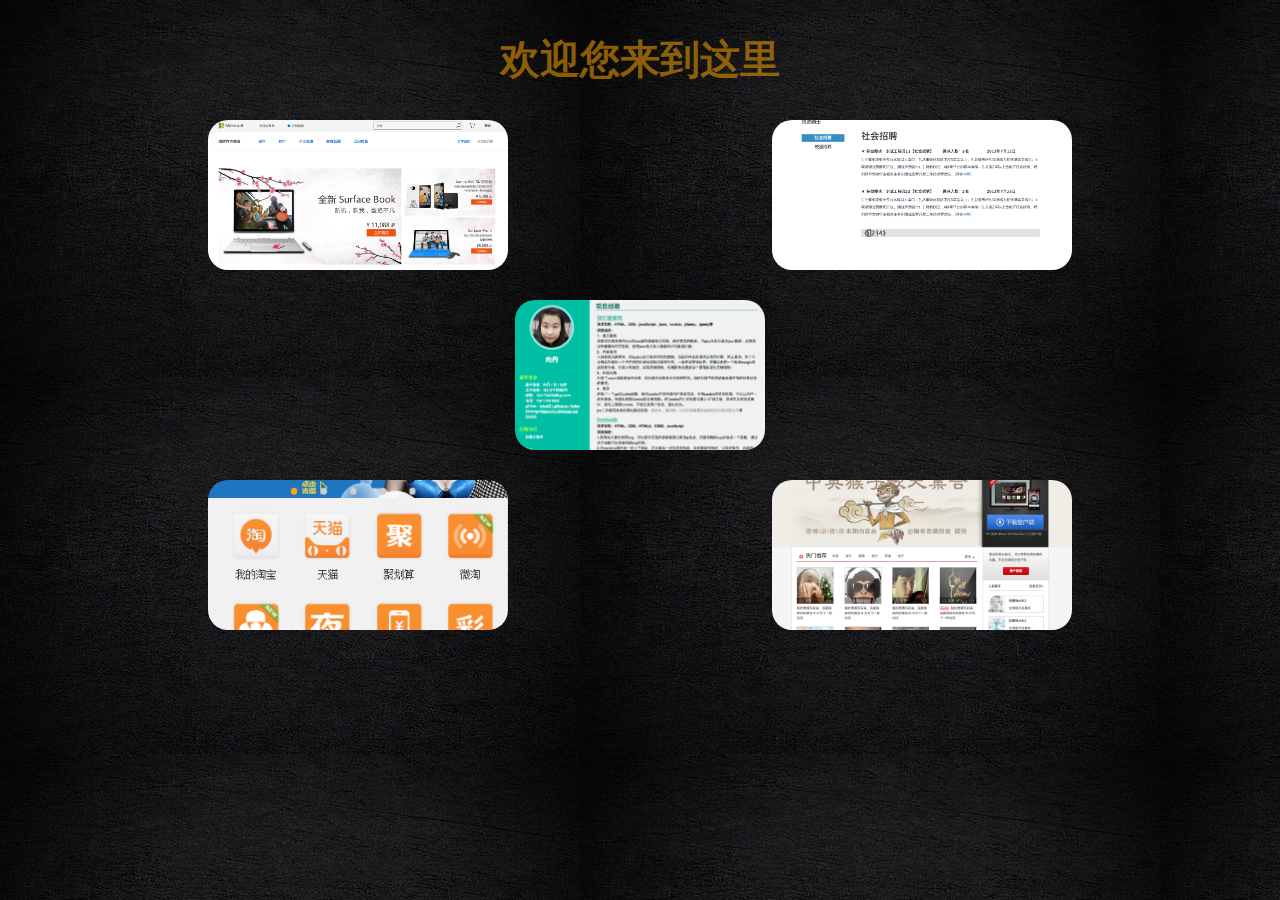
<file: index.html>
<!DOCTYPE html>
<html>
<head>
  <meta charset="UTF-8">
  <title>向丹的首页</title>
  <style type="text/css">
  body{background: url(img/bg.jpg);}
  h2{text-align: center;font-size: 40px;line-height: 40px;margin-top: 40px;color: rgba(225,152,0,0.62);}
  #mine{margin:40px 200px  0;height: 510px;position: relative;}
  #mine a{width: 300px;height: 150px;display: block;position: absolute;border-radius: 20px;overflow: hidden;}
  #mine a:nth-of-type(1){left: 0;top: 0;background: url(img/Pauline.png) no-repeat center/cover;}
  #mine a:nth-of-type(2){right: 0;top: 0;background: url(img/recruit.png) no-repeat center/cover;}
  #mine a:nth-of-type(3){left: 50%;top: 50%;width: 250px;transform: translate(-50%,-50%);background: url(img/resume.png) no-repeat center/cover;}
  #mine a:nth-of-type(4){left: 0;bottom: 0;background: url(img/taobao.png) no-repeat center/cover;}
  #mine a:nth-of-type(5){right: 0;bottom: 0;background: url(img/weibo.png) no-repeat center/cover;}
  #mine a span{width: 100%;height: 100%;background: rgba(0,0,0,.5);position: absolute;left: 0;top: 100%;line-height: 150px;text-align: center;color:#fff;transition: 0.5s;font-size: 16px;font-weight: bold;}
  #mine a:hover span{top:0;}
  </style>
  
</head>
<body>
<h2>欢迎您来到这里</h2>
<div id="mine">
  <a href="./Pauline Osmont/index.html" id="Pauline Osmont" target="_blank"><span>微软响应式
  </span></a>
  <a href="./recruit/index.html" id="recruit" target="_blank"><span>招聘页面</span></a>
  <a href="./resume/index.html" id="resume" target="_blank"><span>个人简历</span></a>
  <a href="./taobao/index.html" id="taobao" target="_blank"><span>淘宝--移动端</span></a>
  <a href="./wangyi/index.html" id="微博" target="_blank"><span>网易云音乐-h5</span></a>
</div>

<script type="text/javascript">
  
</script>
</body>
</html>
</file>
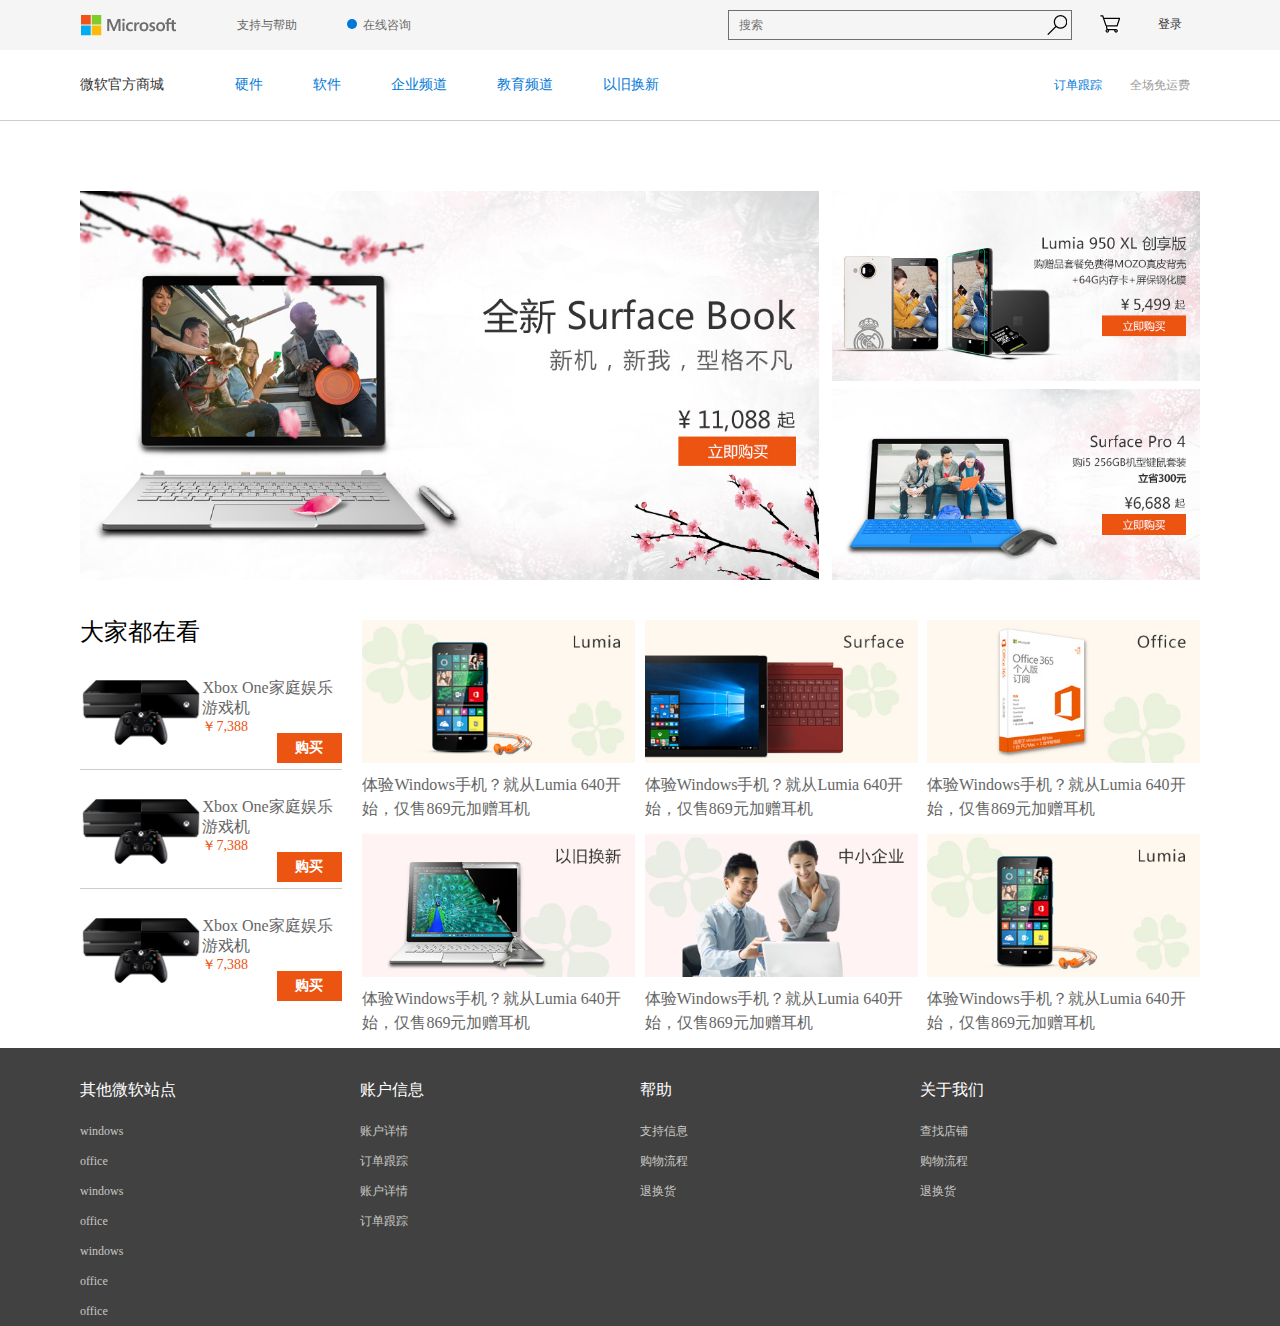
<file: Pauline Osmont/index.html>
<!DOCTYPE html>
<html lang="en">
<head>
	<meta charset="UTF-8">
	<meta name="viewport" content="width=device-width,user-scalable=no" />
	<title>Document</title>
    <link rel="stylesheet" type="text/css" href="css.css">
</head>
<body>
	<section id="headerTopWrap">
		<div id="headerTop" class="clear">
			<nav>
				<a href="#">支持与帮助</a>
				<a href="#"><span></span>在线咨询</a>
			</nav>
			<div class="clear">
				<input type="text" placeholder="搜索" />
				<a href="#" id="shopCar" class="ico"></a>
				<a href="#" id="login">登录</a>
			</div>
			<section id="smallNav" class="clear">
				<a class="ico" href="#"></a>
				<a class="ico" href="#"></a>
				<a class="ico" href="#"></a>
			</section>
		</div>
	</section>
	<div id="headerWrap">
		<header id="header" class="clear">
			<h1>微软官方商城 </h1>	
			<nav class="clear">
				<a href="#">硬件</a>
				<a href="#">软件</a>
				<a href="#">企业频道</a>
				<a href="#">教育频道</a>
				<a href="#">以旧换新</a>
			</nav>
			<div>
				<a href="#">订单跟踪</a>
				<span>全场免运费</span>
			</div>
			<section id="more">
				<a class="ico" href="#"></a>
			</section>
		</header>
	</div>
	<section id="content">
		<!-- 广告 -->
		<section id="banner">
			<a class="banner1" href="#">
				<img src="img/banner1.jpg">
			</a>
			<a class="banner2" href="#">
				<img src="img/banner2.jpg">
			</a>
			<a class="banner3" href="#">
				<img src="img/banner3.jpg">
			</a>
		</section>

		<!-- 大家都在看 -->
		<section id="look" class="clear">
			<div id="lookLeft">
				<h2>大家都在看</h2>
				<ul>
					<li>
						<a href="#">
							<img src="img/look02.png">
							<div>
								<p>Xbox One家庭娱乐游戏机</p>
								<span>￥7,388</span>
								<strong>购买</strong>
							</div>
						</a>
					</li>
					<li>
						<a href="#">
							<img src="img/look02.png">
							<div>
								<p>Xbox One家庭娱乐游戏机</p>
								<span>￥7,388</span>
								<strong>购买</strong>
							</div>
						</a>
					</li>		
					<li>
						<a href="#">
							<img src="img/look02.png">
							<div>
								<p>Xbox One家庭娱乐游戏机</p>
								<span>￥7,388</span>
								<strong>购买</strong>
							</div>
						</a>
					</li>							
				</ul>
			</div>
			<div id="lookRight">
				<ul class="clear">
					<li>
						<a href="#">
							<img src="img/look11.jpg" />
							<span>体验Windows手机？就从Lumia 640开始，仅售869元加赠耳机</span>
						</a>
					</li>
					<li>
						<a href="#">
							<img src="img/look12.jpg" />
							<span>体验Windows手机？就从Lumia 640开始，仅售869元加赠耳机</span>
						</a>
					</li>
					<li>
						<a href="#">
							<img src="img/look13.jpg" />
							<span>体验Windows手机？就从Lumia 640开始，仅售869元加赠耳机</span>
						</a>
					</li>
					<li>
						<a href="#">
							<img src="img/look14.jpg" />
							<span>体验Windows手机？就从Lumia 640开始，仅售869元加赠耳机</span>
						</a>
					</li>
					<li>
						<a href="#">
							<img src="img/look15.jpg" />
							<span>体验Windows手机？就从Lumia 640开始，仅售869元加赠耳机</span>
						</a>
					</li>
					<li>
						<a href="#">
							<img src="img/look11.jpg" />
							<span>体验Windows手机？就从Lumia 640开始，仅售869元加赠耳机</span>
						</a>
					</li>
				</ul>
			</div>
			<div id="lookBottom">
				<h2>大家都在看</h2>
				<ul class="clear">
					<li>
						<a href="#">
							<img src="img/look02.png">
							<div>
								<p>Xbox One家庭娱乐游戏机</p>
								<span>￥7,388</span>
								<strong>购买</strong>
							</div>
						</a>
					</li>
					<li>
						<a href="#">
							<img src="img/look02.png">
							<div>
								<p>Xbox One家庭娱乐游戏机</p>
								<span>￥7,388</span>
								<strong>购买</strong>
							</div>
						</a>
					</li>		
					<li>
						<a href="#">
							<img src="img/look02.png">
							<div>
								<p>Xbox One家庭娱乐游戏机</p>
								<span>￥7,388</span>
								<strong>购买</strong>
							</div>
						</a>
					</li>							
				</ul>
			</div>

		</section>
	</section>
	<footer>
			<ul class="bottomList clear">
				<li>
					<ul>
						<li>其他微软站点</li>
						<li>
							<a href="#">windows</a>
						</li>
						<li>
							<a href="#">office</a>
						</li>
						<li>
							<a href="#">windows</a>
						</li>
						<li>
							<a href="#">office</a>
						</li>
						<li>
							<a href="#">windows</a>
						</li>
						<li>
							<a href="#">office</a>
						</li>
						<li>
							<a href="#">office</a>
						</li>
					</ul>
				</li>
				<li>
					<ul>
						<li>账户信息</li>
						<li>
							<a href="#">账户详情</a>
						</li>
						<li>
							<a href="#">订单跟踪</a>
						</li>
						<li>
							<a href="#">账户详情</a>
						</li>
						<li>
							<a href="#">订单跟踪</a>	
						</li>
					</ul>
				</li>
				<li>
					<ul>
						<li>帮助</li>
						<li>
							<a href="#">支持信息</a>
						</li>
						<li>
							<a href="#">购物流程</a>
						</li>
						<li>
							<a href="#">退换货</a>
						</li>
					</ul>
				</li>
				<li>
					<ul>
						<li>关于我们</li>
						<li>
							<a href="#">查找店铺</a>
						</li>
						<li>
							<a href="#">购物流程</a>
						</li>
						<li>
							<a href="#">退换货</a>
						</li>
					</ul>
				</li>
			</ul>
			<ul class="bottomList2">
				<li class="clear">
					<span>其他微软站点</span>
					<a href="#">+</a>
				</li>
				<li class="clear">
					<span>账户信息</span>
					<a href="#">+</a>
				</li>
				<li class="clear">
					<span>帮助</span>
					<a href="#">+</a>
				</li>
				<li class="clear">
					<span>关于我们</span>
					<a href="#">+</a>
				</li>
			</ul>
	</footer>
</body>
</html>
</file>
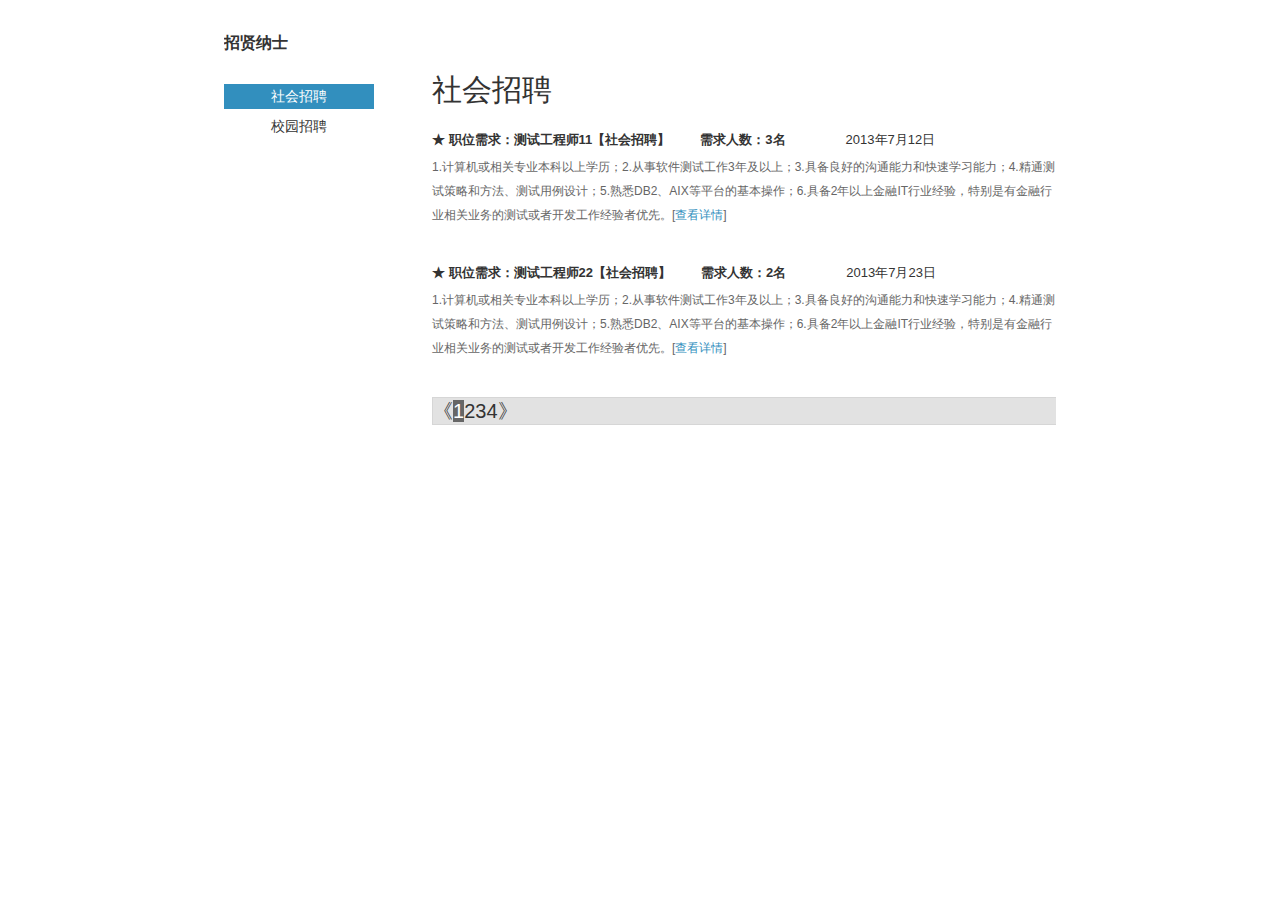
<file: recruit/index.html>
<!DOCTYPE HTML>
<html>
	<head>
		<meta charset="utf-8">
		<title>招贤纳士</title>
		<link rel="stylesheet" type="text/css" href="css/style.css">
		<script src="js/data.js"></script>
		<script>
		window.onload=function(){

			var ser=window.location.search;
			//search存在的话，直接获取
			if(ser){
				var from=ser.substring(1).split("&")[0].split("=")[1];
				var pn=ser.substring(1).split('&')[1].split('=')[1];
			}
			else{
				var from='sh';
				var pn=1;
			}

			//左侧（自动生成，到data里取数据）
			var leftul=document.querySelector(".left ul");

			for(var i=0;i<aData.list.length;i++){
				if(from==aData.list[i].lx){    //判断是否为社会招聘
					var cl='focus';
				}else{
					var cl='';
				}
				//默认自动补全
				leftul.innerHTML+= '<li class="'+cl+'"><a href="?s='+aData.list[i].lx+'&p=1">' + aData.list[i].text + '</a></li>';
			}



			//右侧（自动生成）
			var info=document.querySelector(".info");	
			var title=document.querySelector(".title");

			function getdata(p){
				info.innerHTML='';
				/*
				 * start	循环的起始数字
				 * end		循环的结束数字
				 * 		end有的时候会比数据里的最后一条还要大，所以要做一下处理，避免报错
				 */
				var start=(p-1)*2;
				var end=(p-1)*2+2;
				if(end>aData[from].text.length){
					end=aData[from].text.length;
				}

				for(var i=start;i<end;i++){
					info.innerHTML+='<p class="zp"><span><a href="content.html?s='+from+'#ln='+i+'">★ 职位需求：'+aData[from].text[i].zw+'</a></span><span>需求人数：'+aData[from].text[i].rs+'名</span><span class="date">'+formatDate(aData[from].text[i].sj)+'</span></p><p class="yq">'+getText(aData[from].text[i].info[0].l)+'[<a href="content.html?s='+from+'#ln='+i+'">查看详情</a>]</p>';
				}
				title.innerHTML=aData[from].title;

			}

			getdata(pn);



			//页码
			var pages=document.querySelector(".pages");

			var prevP=pn-1;
			if(prevP==0){    //页码最小为1
				prevP=1;
			}
			pages.innerHTML='<a href="?s='+from+'&p='+prevP+'">《</a>';
			var totalPage=Math.ceil(aData[from].text.length/2);   //向上取整
			//每次点击页码跳转到页面时会刷新页面，这时候for会重新执行，但是此时的pn就是点击的页码了
			for(var i=0;i<totalPage;i++){
				if(pn==i+1){
					pages.innerHTML+='<a href="?s='+from+'&p='+(i+1)+'" class="active">'+(i+1)+'</a>';
				}else{
					pages.innerHTML+='<a href="?s='+from+'&p='+(i+1)+'">'+(i+1)+'</a>';
				}
			}

			var nextP=parseInt(pn)+1;
			if(nextP>totalPage){
				nextP=totalPage;
			}
			pages.innerHTML+='<a href="?s='+from+'&p='+nextP+'">》</a>';


			function formatDate(arr){
					return arr[0]+'年'+arr[1]+'月'+arr[2]+'日';
				}
				
			function getText(arr){
				var str='';
				for(var i=0;i<arr.length;i++){
					str+=arr[i];
				}
				return str;
			}


		}

		</script>



	</head>
	<body>
	<div id="wrap">
		<div class="left">
			<h2>招贤纳士</h2>
	        <ul>
	        	<!--<li class="focus"><a href="javascript:;">社会招聘</a></li>
			    <li><a href="javascript:;">校园招聘</a></li>-->
	        </ul>
		</div>
		<div class="right">
			<div class="title">
	            校园招聘
	        </div>
	        <div class="info">
	        	<!--<p class="zp">
					<span><a href="">★ 职位需求：测试工程师【社会招聘】</a></span>
					<span>需求人数：2名</span>
					<span class="date">2013年7月30日</span>
				</p>
				<p class="yq">1.计算机或相关专业本科以上学历；2.从事软件测试工作3年及以上；3.具备良好的沟通能力和快速学习能力；4.精通测试策略和方法、测试用例设计；5.熟悉DB2、AIX等平台的基本操作；6.具备2年以上金...[<a href="">查看详情</a>]
				</p>-->
	        </div>
	        <div class="pages">

	        </div>
		</div>

		
	</div>

		
	</body>
</html>
</file>
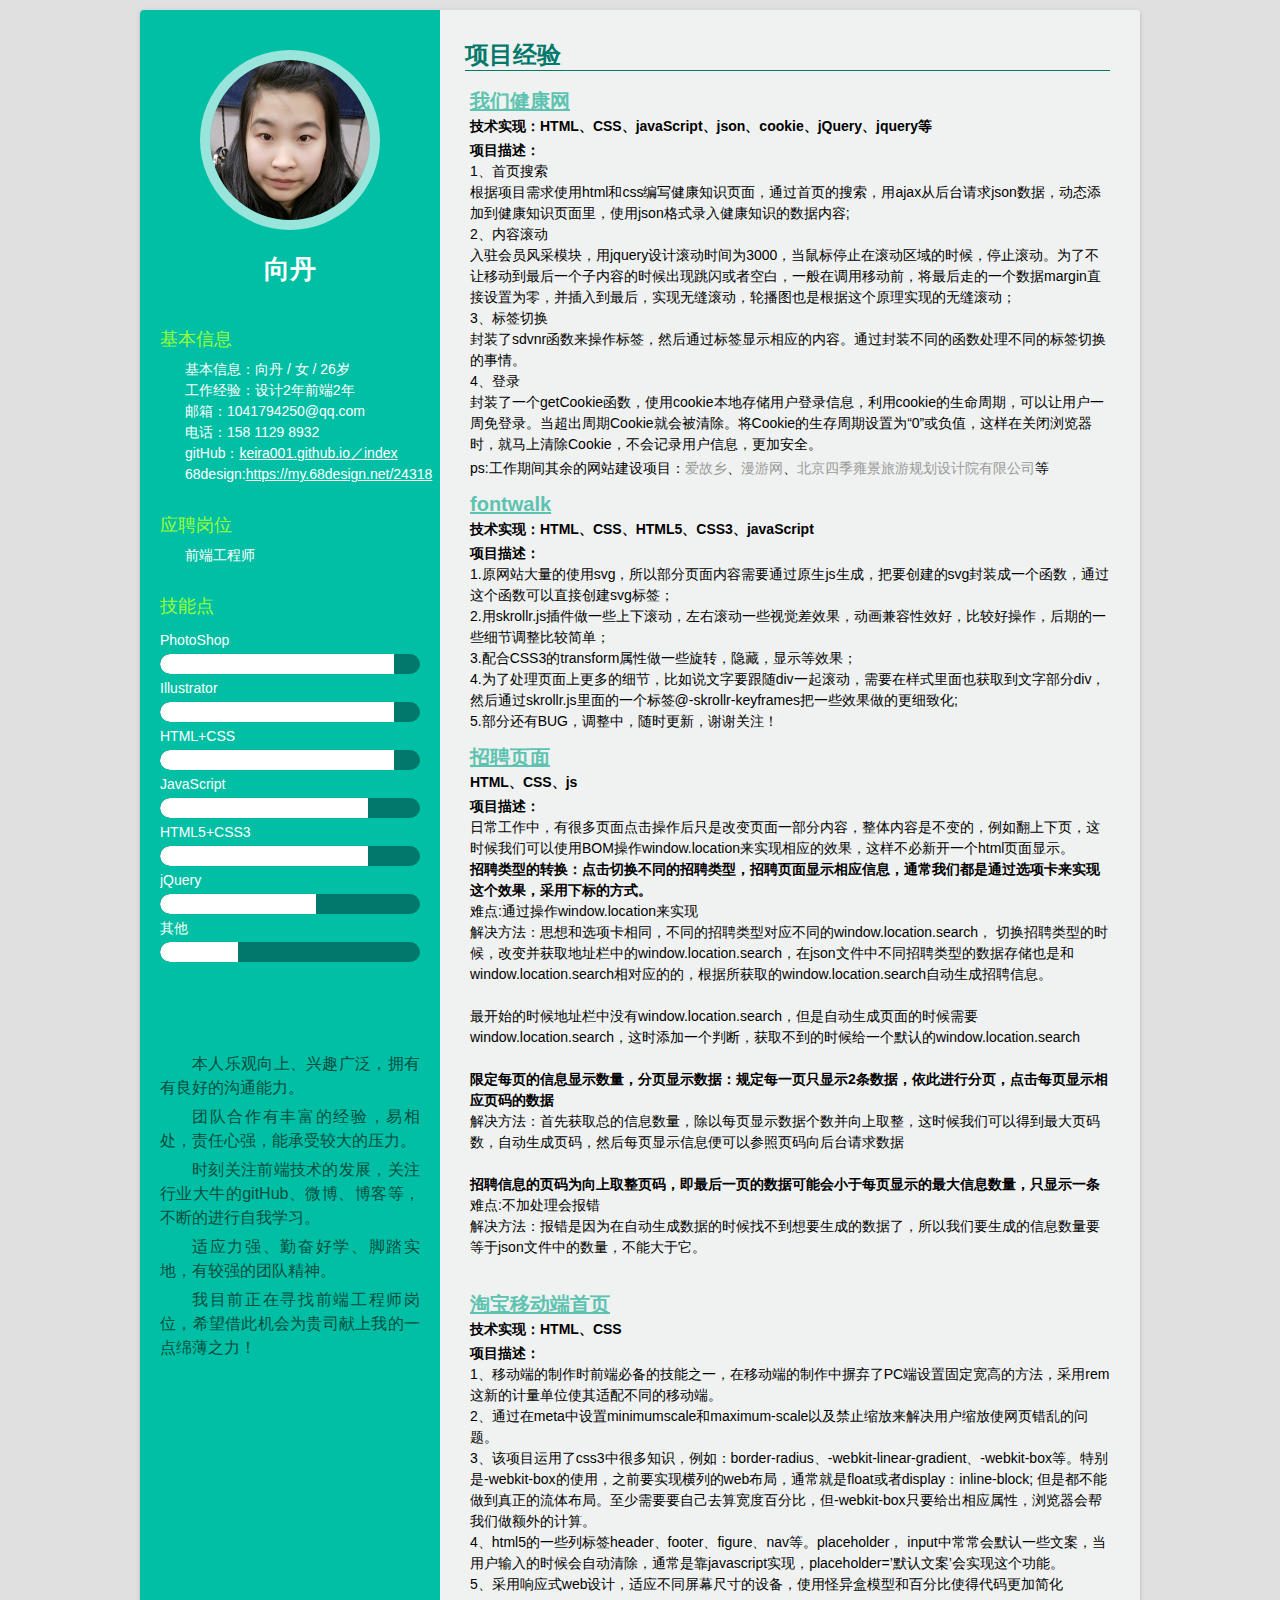
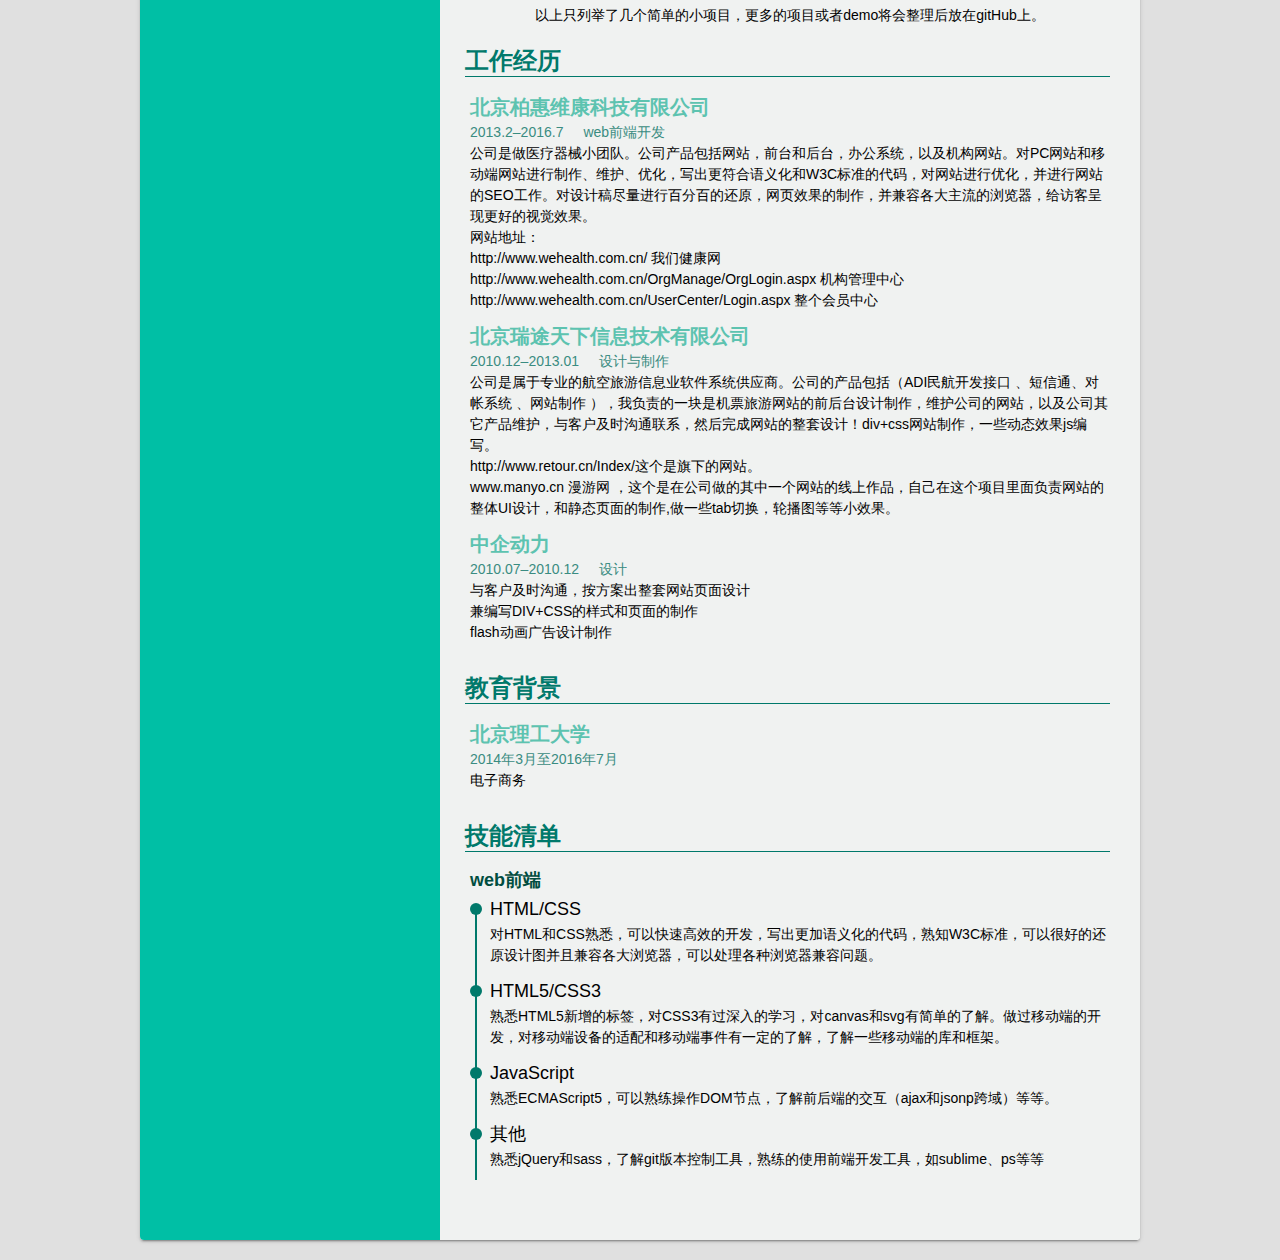
<file: resume/index.html>
<!DOCTYPE html>
<html>
<head>
	<meta charset="UTF-8">
    <meta http-equiv="X-UA-Compatible" content="IE=edge,chrome=1">
    <meta name="renderer" content="webkit">
	<title>向丹的个人简历</title>
    <link rel="shortcut icon" href="favicon.ico">
    <meta name="description" content="">
    <meta name="keywords" content="">
    <link rel="stylesheet" type="text/css" href="css/index.min.css">
</head>

<body>

<section class="container">
    <!-- 左侧 -->
    <aside class="aside">
        <!-- 头像 -->
        <div class="header"></div>
        <!-- 标题 -->
        <hgroup class="headline">
            <h1>向丹</h1>
            <h2></h2> 
        </hgroup>
        <!-- 联系方式 -->
        <div class="contact">
            <h3 class="title">基本信息</h3>
            <ul>
                <li>基本信息：向丹 / 女 / 26岁</li>
                <li>工作经验：设计2年前端2年</li>
                <li>邮箱：1041794250@qq.com</li>
                <li>电话：158 1129 8932</li>
                <li>gitHub：<a href="https://keira001.github.io／index" target="_blank">keira001.github.io／index</a></li>
                <li>68design:<a href="https://my.68design.net/24318">https://my.68design.net/24318</a></li>
            </ul>
        </div>
        <!-- 应聘岗位 -->
        <div class="application">
            <h3 class="title">应聘岗位</h3>
            <p>前端工程师</p>
        </div>
        <!-- 技能点 -->
        <div class="skill">
            <h3 class="title">技能点</h3>
            <ul>
              <li>
                    <div class="skill-name">PhotoShop</div>
                    <div class="skill-bar" title="精通">
                        <span style="width: 90%;"></span>
                    </div>
                </li>
                 <li>
                    <div class="skill-name">Illustrator</div>
                    <div class="skill-bar" title="精通">
                        <span style="width: 90%;"></span>
                    </div>
                </li>
                <li>
                    <div class="skill-name">HTML+CSS</div>
                    <div class="skill-bar" title="精通">
                        <span style="width: 90%;"></span>
                    </div>
                </li>
                <li>
                    <div class="skill-name">JavaScript</div>
                    <div class="skill-bar" title="熟悉">
                        <span style="width: 80%;"></span>
                    </div>
                </li>
                <li>
                    <div class="skill-name">HTML5+CSS3</div>
                    <div class="skill-bar" title="熟悉">
                        <span style="width: 80%;"></span>
                    </div>
                </li>
                <li>
                    <div class="skill-name">jQuery</div>
                    <div class="skill-bar" title="熟悉">
                        <span style="width: 60%;"></span>
                    </div>
                </li>
                <li>
                    <div class="skill-name">其他</div>
                    <div class="skill-bar" title="熟悉">
                        <span style="width: 30%;"></span>
                    </div>
                </li>
            </ul>
        </div>
        <!-- 描述 -->
        <div class="describe">
            <p>本人乐观向上、兴趣广泛，拥有有良好的沟通能力。</p>
            <p>团队合作有丰富的经验，易相处，责任心强，能承受较大的压力。</p>
            <p>时刻关注前端技术的发展，关注行业大牛的gitHub、微博、博客等，不断的进行自我学习。</p>
            <p>适应力强、勤奋好学、脚踏实地，有较强的团队精神。</p>
            <p>我目前正在寻找前端工程师岗位，希望借此机会为贵司献上我的一点绵薄之力！</p>
        </div>
    </aside>

    <!-- 右侧 -->
    <div class="main">
        <!-- 项目经验 -->
        <div class="project">
            <h3 class="title">项目经验</h3>
            <div class="item">
                <h4><a href="http://www.wehealth.com.cn/" target="_blank">我们健康网</a></h4>
                <p><b>技术实现：HTML、CSS、javaScript、json、cookie、jQuery、jquery等</b></p>
                <p>
                    <b>项目描述：</b><br />
                    1、首页搜索<br/>
                    根据项目需求使用html和css编写健康知识页面，通过首页的搜索，用ajax从后台请求json数据，动态添加到健康知识页面里，使用json格式录入健康知识的数据内容;<br />
                    2、内容滚动<br/>
                    入驻会员风采模块，用jquery设计滚动时间为3000，当鼠标停止在滚动区域的时候，停止滚动。为了不让移动到最后一个子内容的时候出现跳闪或者空白，一般在调用移动前，将最后走的一个数据margin直接设置为零，并插入到最后，实现无缝滚动，轮播图也是根据这个原理实现的无缝滚动；<br />
                    3、标签切换<br/>
                    封装了sdvnr函数来操作标签，然后通过标签显示相应的内容。通过封装不同的函数处理不同的标签切换的事情。<br />
                    4、登录<br/>
                    封装了一个getCookie函数，使用cookie本地存储用户登录信息，利用cookie的生命周期，可以让用户一周免登录。当超出周期Cookie就会被清除。将Cookie的生存周期设置为“0”或负值，这样在关闭浏览器时，就马上清除Cookie，不会记录用户信息，更加安全。
<br />
                   
                </p>
                <p>ps:工作期间其余的网站建设项目：<a href="http://www.iguxiang.org/ " target="_blank">爱故乡</a>、<a href="http://www.manyo.cn/" target="_blank">漫游网</a>、<a href="http://www.gjzjs.com/" target="_blank">北京四季雍景旅游规划设计院有限公司</a>等</p>
            </div>
            <div class="item">
                <h4><a href="javascript:;">fontwalk</a></h4>
                <p><b>技术实现：HTML、CSS、HTML5、CSS3、javaScript</b></p>
                <p>
                    <b>项目描述：</b><br />
                   1.原网站大量的使用svg，所以部分页面内容需要通过原生js生成，把要创建的svg封装成一个函数，通过这个函数可以直接创建svg标签；<br/>
2.用skrollr.js插件做一些上下滚动，左右滚动一些视觉差效果，动画兼容性效好，比较好操作，后期的一些细节调整比较简单；<br/>
3.配合CSS3的transform属性做一些旋转，隐藏，显示等效果；<br/>
4.为了处理页面上更多的细节，比如说文字要跟随div一起滚动，需要在样式里面也获取到文字部分div，然后通过skrollr.js里面的一个标签@-skrollr-keyframes把一些效果做的更细致化;<br/>
5.部分还有BUG，调整中，随时更新，谢谢关注！<br/>
                </p>
            </div>
           <div class="item">
                <h4><a href="https://keira001.github.io/recruit/index.html" target="_blank">招聘页面</a></h4>
                <p><b>HTML、CSS、js</b></p>
                <p>
                    <b>项目描述：</b><br />                 
					日常工作中，有很多页面点击操作后只是改变页面一部分内容，整体内容是不变的，例如翻上下页，这时候我们可以使用BOM操作window.location来实现相应的效果，这样不必新开一个html页面显示。<br /> 
					<b>招聘类型的转换：点击切换不同的招聘类型，招聘页面显示相应信息，通常我们都是通过选项卡来实现这个效果，采用下标的方式。</b><br />
                    难点:通过操作window.location来实现<br />
                    解决方法：思想和选项卡相同，不同的招聘类型对应不同的window.location.search， 切换招聘类型的时候，改变并获取地址栏中的window.location.search，在json文件中不同招聘类型的数据存储也是和window.location.search相对应的的，根据所获取的window.location.search自动生成招聘信息。<br /><br />

                    最开始的时候地址栏中没有window.location.search，但是自动生成页面的时候需要window.location.search，这时添加一个判断，获取不到的时候给一个默认的window.location.search<br /><br />

                    <b>限定每页的信息显示数量，分页显示数据：规定每一页只显示2条数据，依此进行分页，点击每页显示相应页码的数据</b><br />
                    解决方法：首先获取总的信息数量，除以每页显示数据个数并向上取整，这时候我们可以得到最大页码数，自动生成页码，然后每页显示信息便可以参照页码向后台请求数据<br /><br />

					<b>招聘信息的页码为向上取整页码，即最后一页的数据可能会小于每页显示的最大信息数量，只显示一条</b><br /> 
                    难点:不加处理会报错<br />
                    解决方法：报错是因为在自动生成数据的时候找不到想要生成的数据了，所以我们要生成的信息数量要等于json文件中的数量，不能大于它。<br /><br />
					
                </p>
            </div>
            <div class="item">
                <h4><a href="https://keira001.github.io/taobao/index.html" target="_blank">淘宝移动端首页 </a></h4>
                <p><b>技术实现：HTML、CSS</b></p>
                <p>
                    <b>项目描述：</b><br />
					1、移动端的制作时前端必备的技能之一，在移动端的制作中摒弃了PC端设置固定宽高的方法，采用rem这新的计量单位使其适配不同的移动端。<br />
					2、通过在meta中设置minimumscale和maximum-scale以及禁止缩放来解决用户缩放使网页错乱的问题。<br />
					3、该项目运用了css3中很多知识，例如：border-radius、-webkit-linear-gradient、-webkit-box等。特别是-webkit-box的使用，之前要实现横列的web布局，通常就是float或者display：inline-block; 但是都不能做到真正的流体布局。至少需要要自己去算宽度百分比，但-webkit-box只要给出相应属性，浏览器会帮我们做额外的计算。<br />
					4、html5的一些列标签header、footer、figure、nav等。placeholder， input中常常会默认一些文案，当用户输入的时候会自动清除，通常是靠javascript实现，placeholder=’默认文案’会实现这个功能。<br />
					5、采用响应式web设计，适应不同屏幕尺寸的设备，使用怪异盒模型和百分比使得代码更加简化<br />
                </p>
            </div>

            <p class="other">以上只列举了几个简单的小项目，更多的项目或者demo将会整理后放在gitHub上。</p>
        </div>

        <!-- 工作经历 -->
        <div class="work">
            <h3 class="title">工作经历</h3>
            <div class="item">
                <h4>北京柏惠维康科技有限公司</h4>
                <h5 class="time">2013.2–2016.7<span>web前端开发</span></h5>
               公司是做医疗器械小团队。公司产品包括网站，前台和后台，办公系统，以及机构网站。对PC网站和移动端网站进行制作、维护、优化，写出更符合语义化和W3C标准的代码，对网站进行优化，并进行网站的SEO工作。对设计稿尽量进行百分百的还原，网页效果的制作，并兼容各大主流的浏览器，给访客呈现更好的视觉效果。<br/>
                网站地址：<br/>
http://www.wehealth.com.cn/ 我们健康网<br/>
http://www.wehealth.com.cn/OrgManage/OrgLogin.aspx 机构管理中心 <br/>
http://www.wehealth.com.cn/UserCenter/Login.aspx 整个会员中心 
</p>
            </div>
            <div class="item">
                <h4>北京瑞途天下信息技术有限公司</h4>
                <h5 class="time">2010.12–2013.01<span>设计与制作 </span></h5>
                <p>公司是属于专业的航空旅游信息业软件系统供应商。公司的产品包括（ADI民航开发接口 、短信通、对帐系统 、网站制作 ），我负责的一块是机票旅游网站的前后台设计制作，维护公司的网站，以及公司其它产品维护，与客户及时沟通联系，然后完成网站的整套设计！div+css网站制作，一些动态效果js编写。<br/>
http://www.retour.cn/Index/这个是旗下的网站。<br/>
www.manyo.cn 漫游网 ，这个是在公司做的其中一个网站的线上作品，自己在这个项目里面负责网站的整体UI设计，和静态页面的制作,做一些tab切换，轮播图等等小效果。
</p>
            </div>   
            <div class="item">
                <h4>中企动力</h4>
                <h5 class="time">2010.07–2010.12<span>设计 </span></h5>
                <p>与客户及时沟通，按方案出整套网站页面设计 <br/>
兼编写DIV+CSS的样式和页面的制作 <br/>
flash动画广告设计制作<br/>
</p>
            </div>  
   
        
         
        </div>
        
        <!-- 教育背景 -->
        <div class="education">
            <h3 class="title">教育背景</h3>
            <div class="item">
                <h4>北京理工大学</h4>
                <h5 class="time">2014年3月至2016年7月</h5>
                <p>电子商务</p>
            </div>   
        </div>
        
        <!-- 技能详解 -->
        <div class="skill-info">
            <h3 class="title">技能清单</h3>
            <div class="item">
                <h4>web前端</h4>
                <dl>
                    <dt>HTML/CSS</dt>
                    <dd>对HTML和CSS熟悉，可以快速高效的开发，写出更加语义化的代码，熟知W3C标准，可以很好的还原设计图并且兼容各大浏览器，可以处理各种浏览器兼容问题。</dd>
                    <dt>HTML5/CSS3</dt>
                    <dd>熟悉HTML5新增的标签，对CSS3有过深入的学习，对canvas和svg有简单的了解。做过移动端的开发，对移动端设备的适配和移动端事件有一定的了解，了解一些移动端的库和框架。</dd>
                    <dt>JavaScript</dt>
                    <dd>熟悉ECMAScript5，可以熟练操作DOM节点，了解前后端的交互（ajax和jsonp跨域）等等。</dd>
                    <dt>其他</dt>
                    <dd>熟悉jQuery和sass，了解git版本控制工具，熟练的使用前端开发工具，如sublime、ps等等</dd>
             
                </dl>
            </div>
        </div>

    </div>
</section>


<script type="text/javascript">
    var oldTitle = document.title;
    document.addEventListener('visibilitychange',function(){
        if( document.hidden ){
            document.title = '(●—●) 出BUG了！';
        }else{
            document.title = oldTitle;
        }
    });
</script>


</body>
</html>
</file>
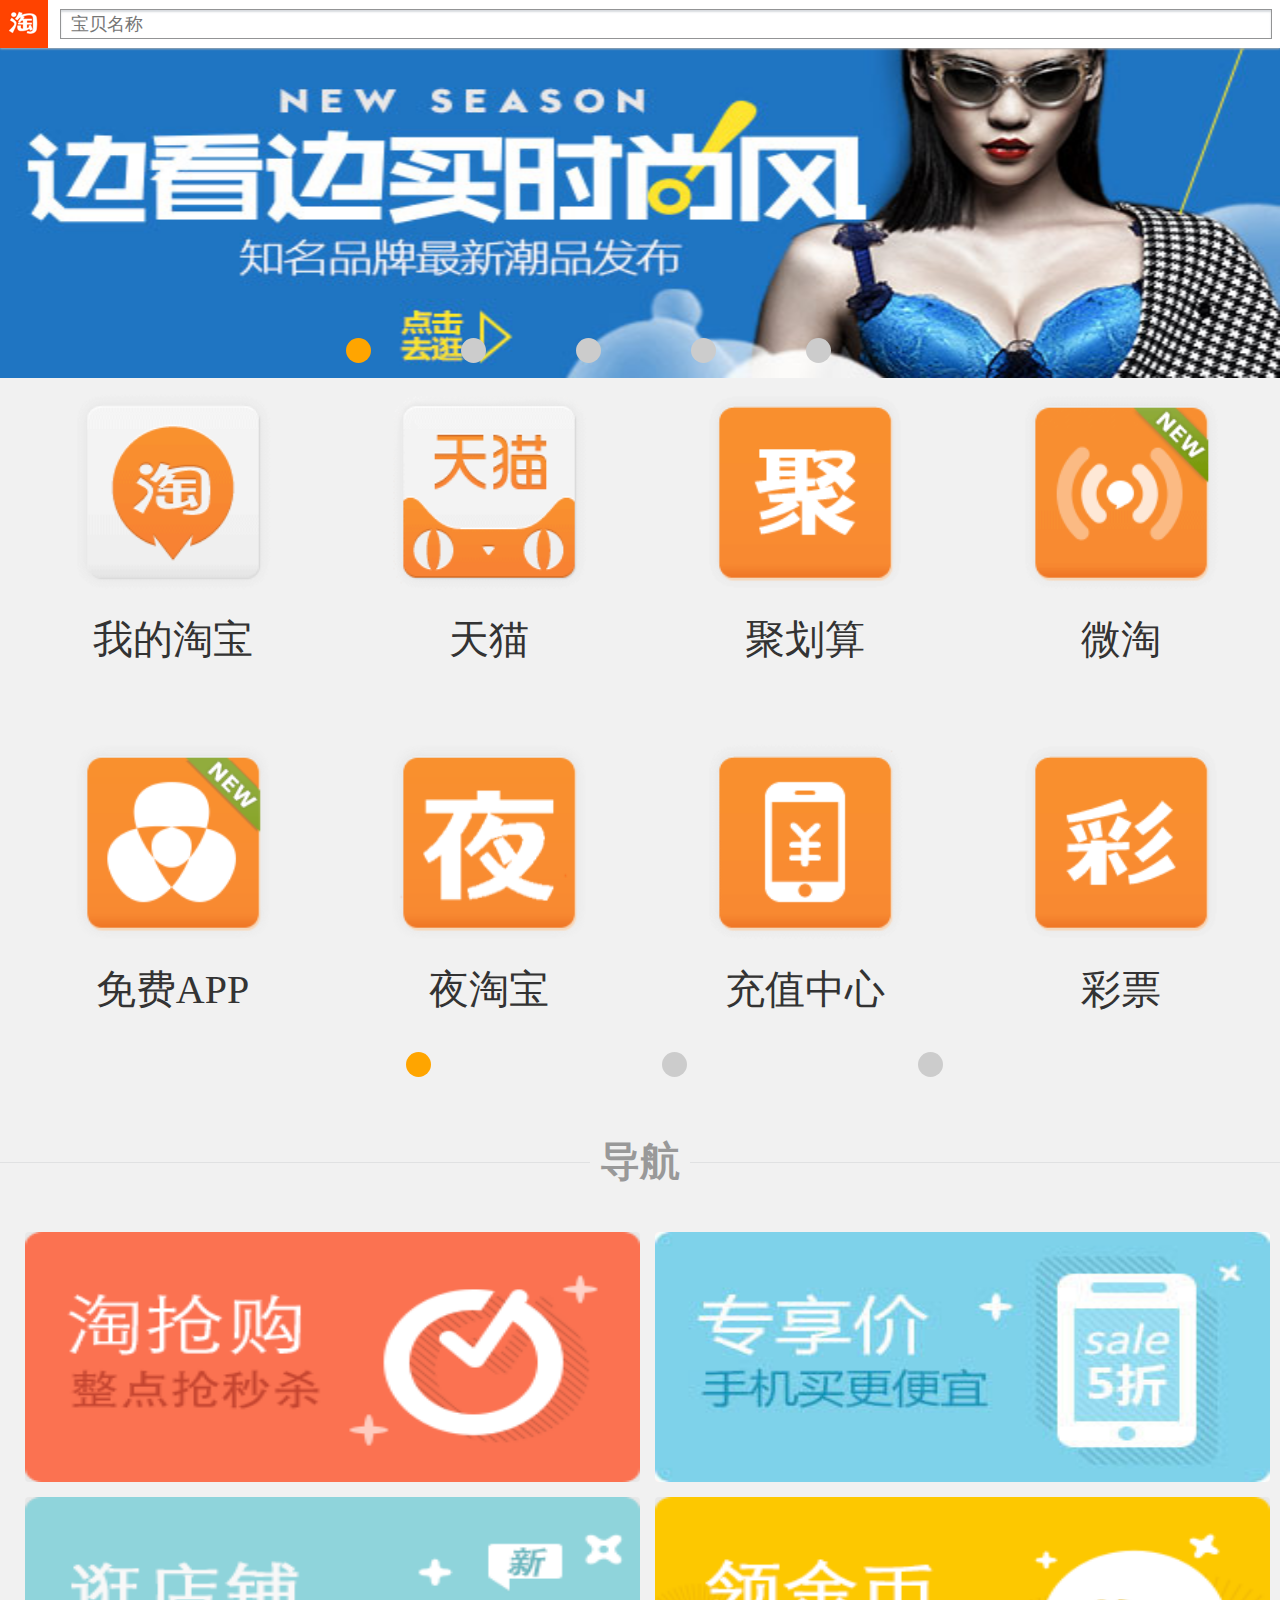
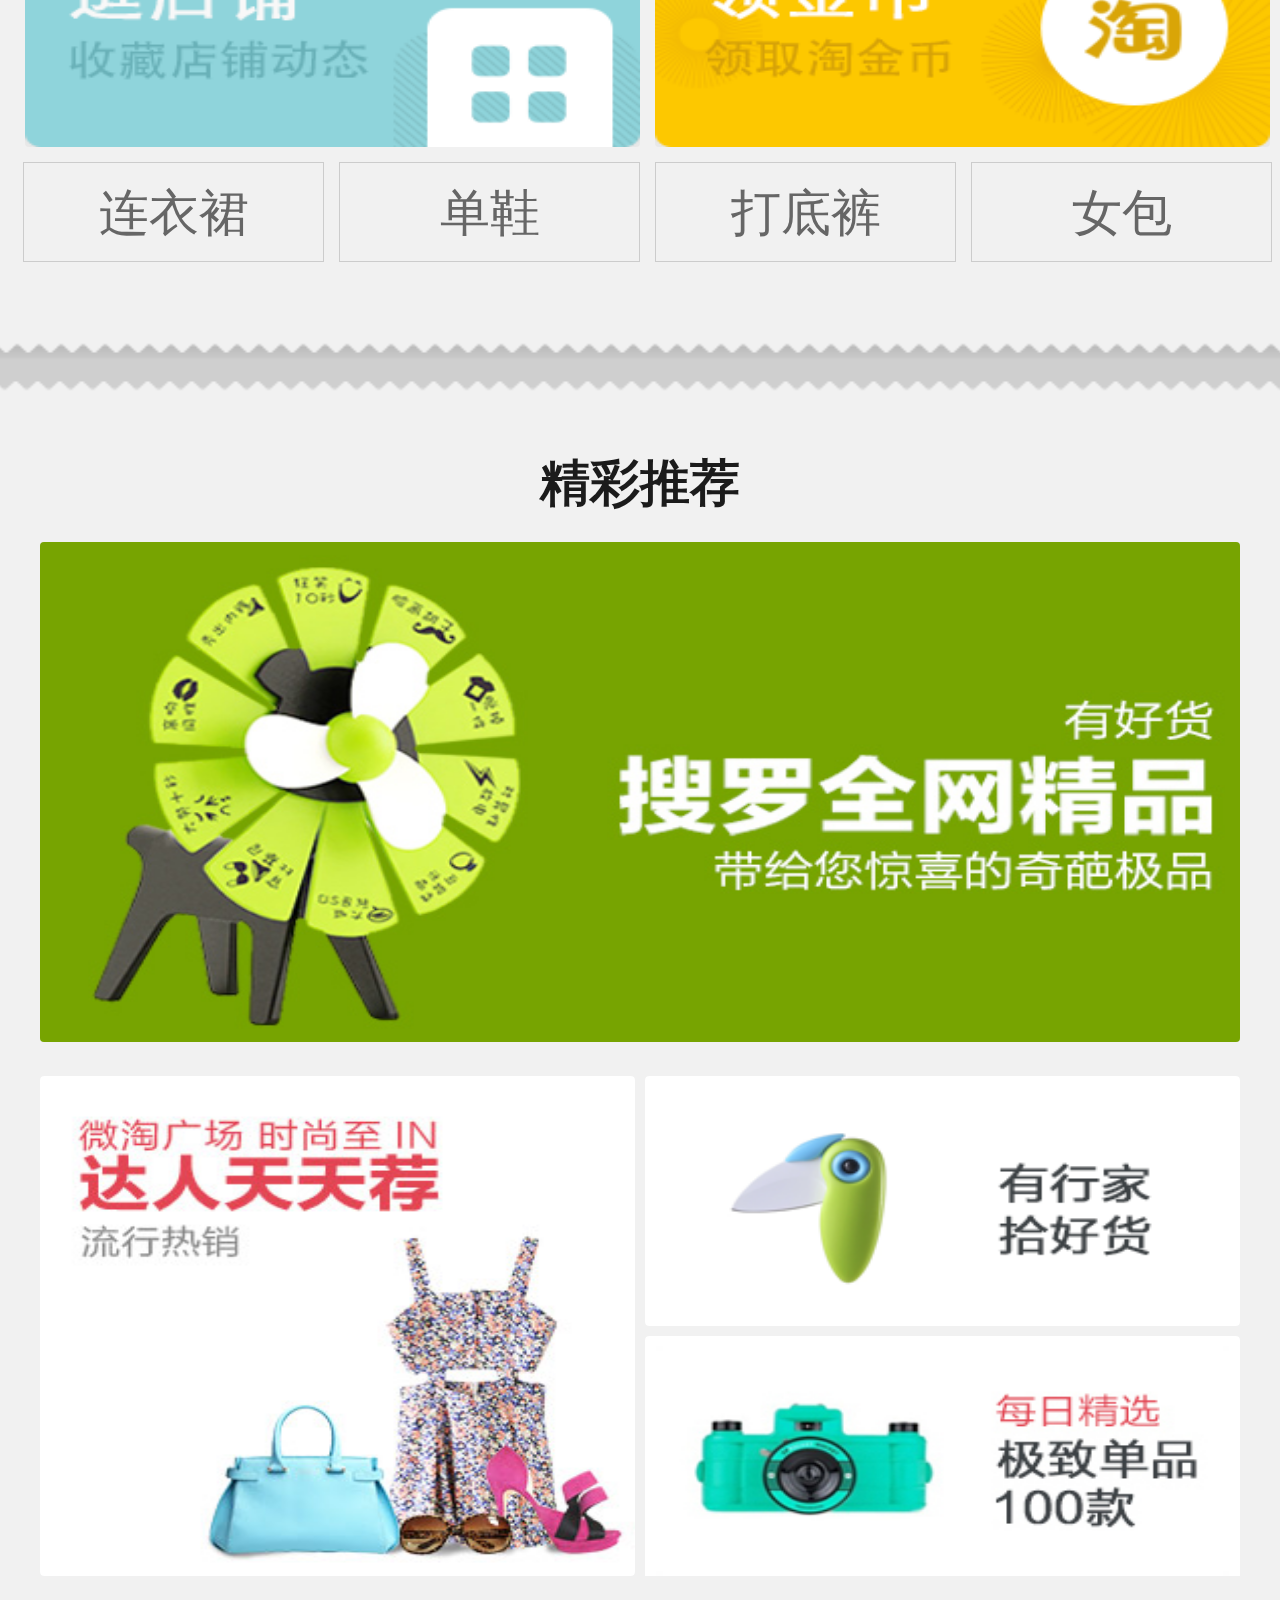
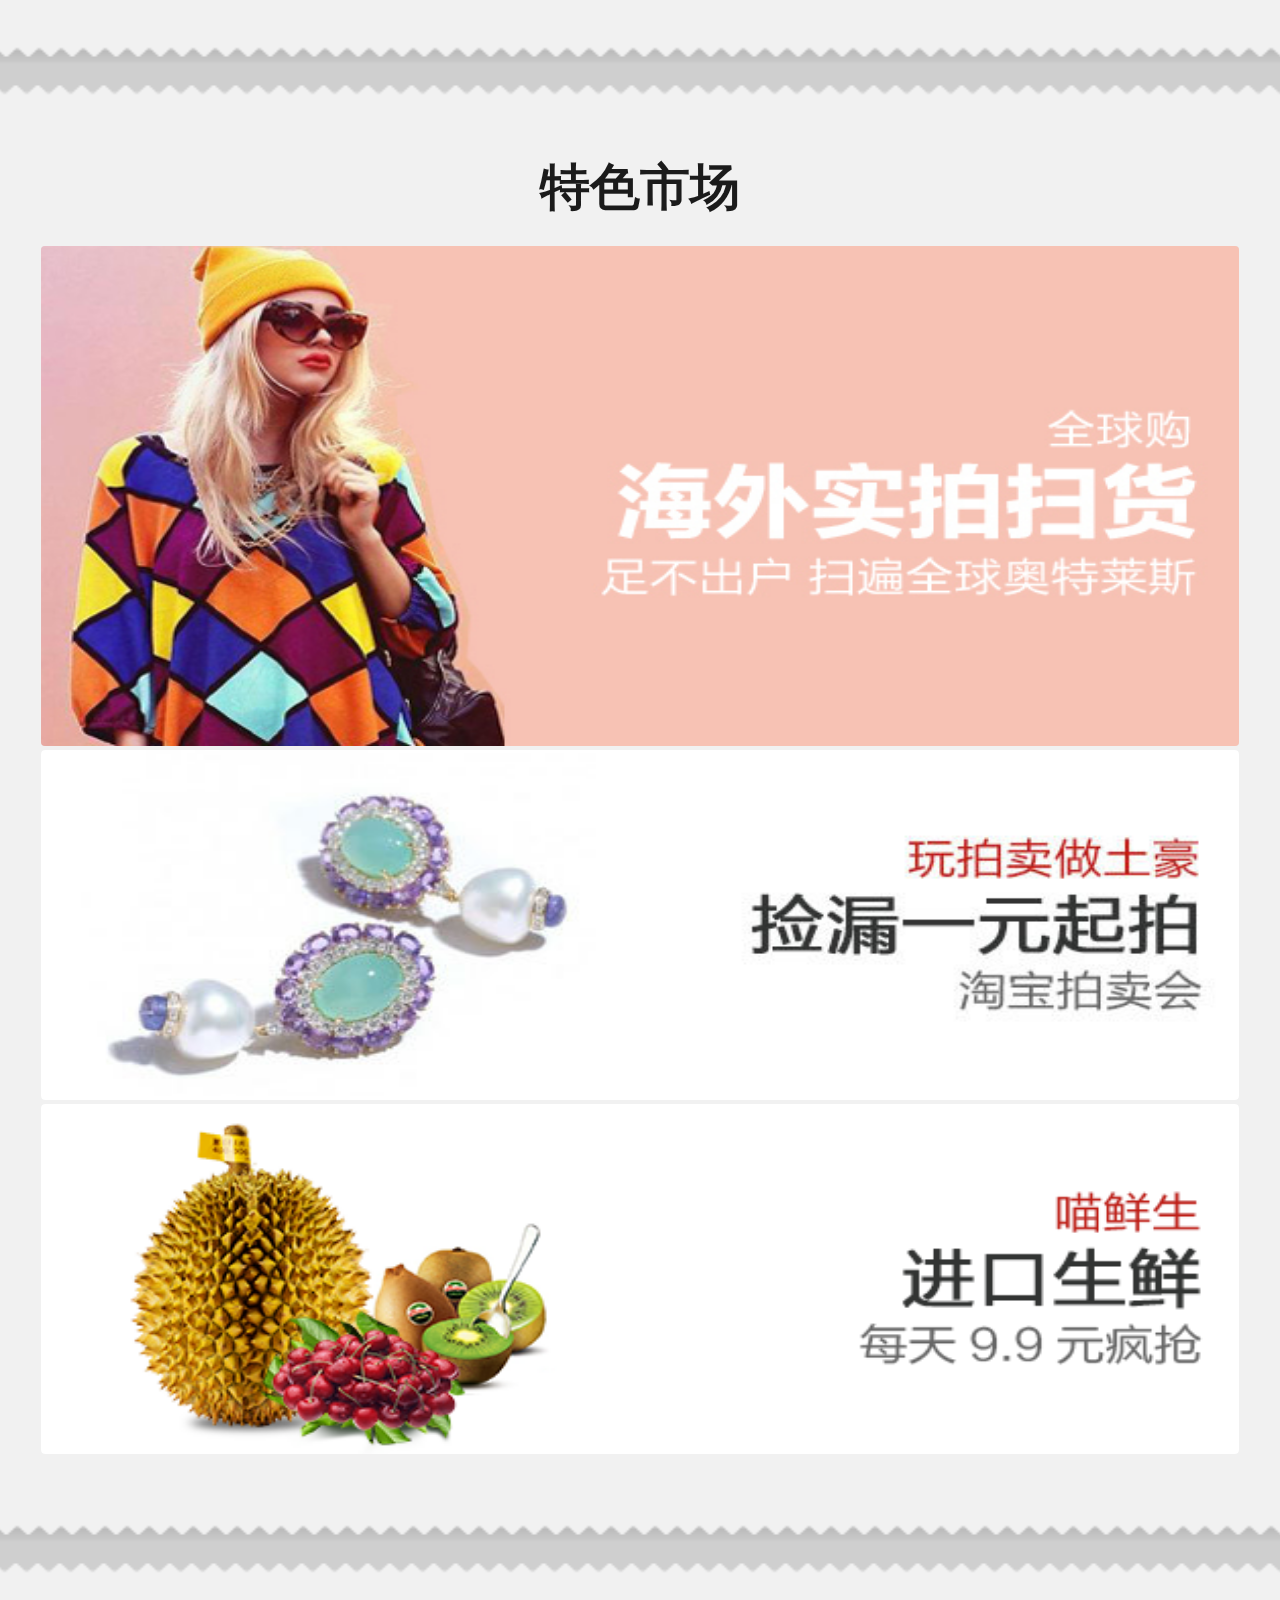
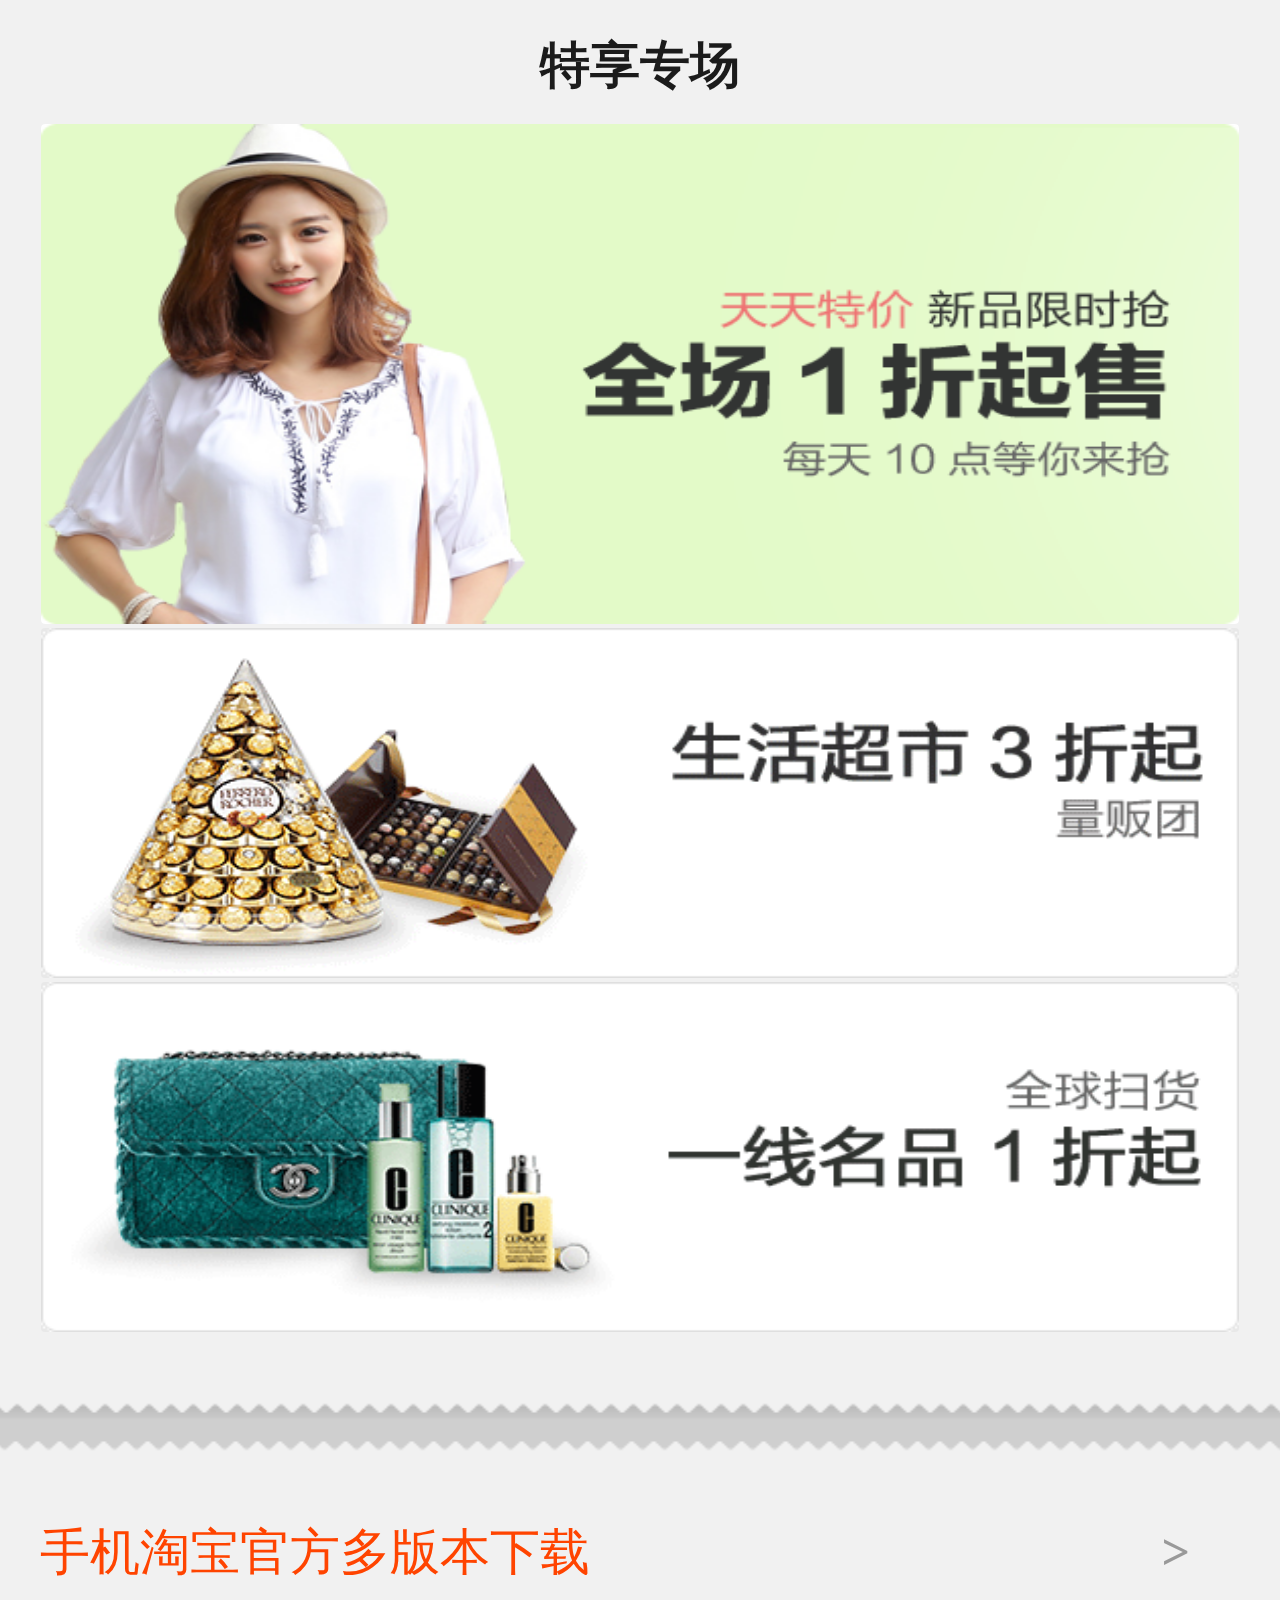
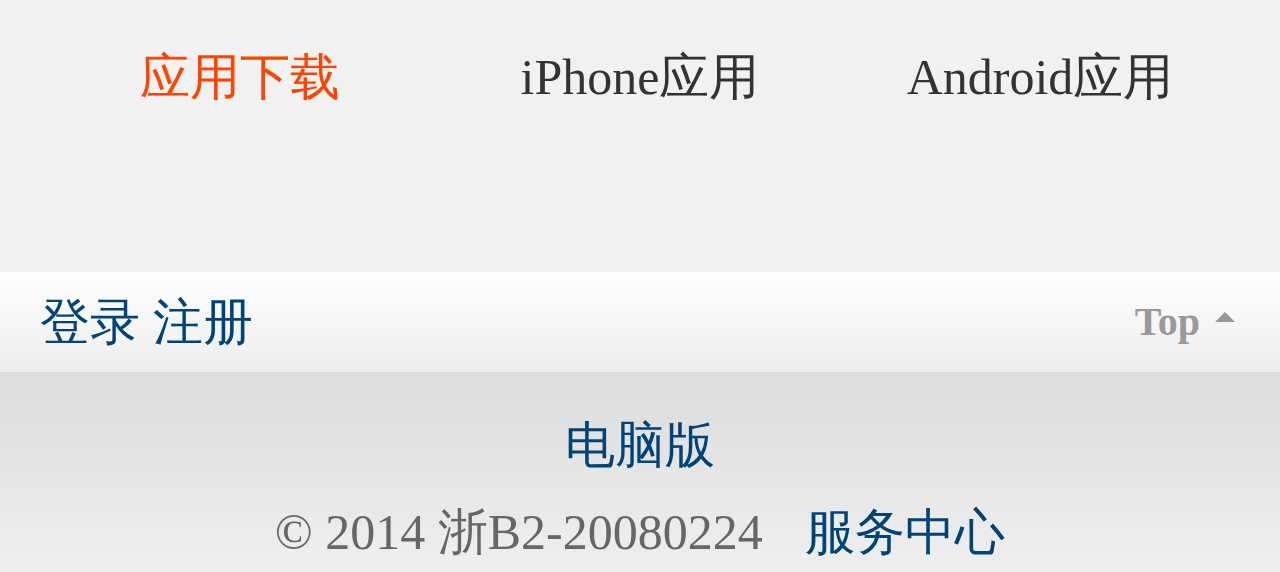
<file: taobao/index.html>
<!DOCTYPE html>
<html lang="en">
<head>
	<meta charset="UTF-8">
	<meta content="width=device-width, initial-scale=1.0, minimum-scale=1.0, maximum-scale=1.0,user-scalable=no" name="viewport" id="viewport" />
	<title>淘宝网</title>
	<link rel="stylesheet" media='screen' href="css/index.css"/>
	<!-- <script type="text/javascript">
		window.onload=function(){
			var text1=document.getElementById('stext');
			
			function fn2(attr){
		        var li=document.querySelector('li');
		        var ul=document.querySelector('ul');
		        console.log(ul);
		        var html='';
		        for(var i=0;i<attr.s.length;i++){
		            html+='<li>'+attr.s[i]+'</li>';
	
		        }
		        ul.innerHTML=html;
		    }
	
		    text1.onkeyup=function(){
	            var os=document.createElement('script');
	            os.src='https://sp0.baidu.com/5a1Fazu8AA54nxGko9WTAnF6hhy/su?wd='+text1.value+'&callback=fn2';
	            document.getElementsByTagName('head')[0].appendChild(os);
	            //document.getElementsByTagName('head')[0].removeChild(os);
	       	 	}
	
		}
	
		
	</script> -->
	<!-- <script>
		var oHtml=document.getElementsByTagName("html")[0];
		var iWidth=oHtml.getBoundingClientRect().width;
		oHtml.style.fontSize=iWidth/11+"px";
		console.log(oHtml.style.fontSize);
	</script> -->
</head>
<body>
	<div class="wrap">
		<header id="bar">
			<div class="tao-logo"></div>
			<div class="search" id="searchcomplete">
				<form method="post" id="searchform">
					<div class="sbox">
						<input type="text" id="stext" placeholder='宝贝名称'>
						<ul><ul>
						<button id="sb-submit" type="submit"></button>
					</div>
				</form>
			</div>
		</header>
		<section id="guide">
			<div id="view">
				<div class="sliderwrap">
						<div class="wrap">
							<a href="#"><img src="images/appbanner01.jpg"></a>
						</div>
						<div class="wrap">
							<a href="#"><img src="images/appbanner02.jpg"></a>
						</div >
						<div class="wrap">
							<a href="#"><img src="images/appbanner03.jpg"></a>
						</div>
						<div class="wrap">
							<a href="#"><img src="images/appbanner04.png"></a>
						</div>
						<div class="wrap">
							<a href="#"><img src="images/appbanner05.jpg"></a>
						</div>
				</div>
				<div id="radius" class="radius">
					<span class="cur"></span>
					<span></span>
					<span></span>
					<span></span>
					<span></span>
				</div>
			</div>

			<div id="apps">
				<div class="appwrap">
					<figure>
						<div  class="appbox">
							<div>
								<a href="javascript:void(0)">
									<img src="images/app01.png" alt="我的淘宝">
									<span>我的淘宝</span>
								</a>
								<a href="javascript:void(0)">
									<img src="images/app02.png" alt="天猫">
									<span>天猫</span>
								</a>
								<a href="javascript:void(0)">
									<img src="images/app03.png" alt="聚划算">
									<span>聚划算</span>
								</a>
								<a href="javascript:void(0)">
									<img src="images/app04.png" alt="微淘">
									<span>微淘</span>
								</a>
							</div>
							<div>
								<a href="javascript:void(0)">
									<img src="images/app05.png" alt="免费APP">
									<span>免费APP</span>
								</a>
								<a href="javascript:void(0)">
									<img src="images/app06.png" alt="夜淘宝">
									<span>夜淘宝</span>
								</a>
								<a href="javascript:void(0)">
									<img src="images/app07.png" alt="充值中心">
									<span>充值中心</span>
								</a>
								<a href="javascript:void(0)">
									<img src="images/app08.png" alt="彩票">
									<span>彩票</span>
								</a>
							</div>
						</div>
					</figure>
				</div>
				<div id="indicators" class="radius">
					<div><span class="cur"></span></div>
					<div><span></span></div>
					<div><span></span></div>
				</div>

				<h4 class="title">
					<span>导航</span>
				</h4>
				<div id="shop" class="buy">
					<div class="shopping">
						<a href="javacsript:void(0)"><img src="images/row01.png"></a>
						<a href="javacsript:void(0)"><img src="images/row02.jpg"></a>
					</div>
					<div class="shopping">
						<a href="javacsript:void(0)"><img src="images/row03.png"></a>
						<a href="javacsript:void(0)"><img src="images/row04.png"></a>
					</div>
				</div>
				<div id="goshop">
					<a href="javascript:void(0)">连衣裙</a>
					<a href="javascript:void(0)">单鞋</a>
					<a href="javascript:void(0)">打底裤</a>
					<a href="javascript:void(0)">女包</a>
				</div>
			
			</div>
		</section>
		<section id="cards">
			<div class="card  c1">
				<div class="title">
					<span>精彩推荐</span>
				</div>
				<div class="row1col1">
					<a href="javasript:void(0)"><img src="images/rol01.jpg" visibility: visible;></a>
				</div>
				<div class="row2col2">
					<div class="col1">
						<a href="javacsript:void(0)"><img src="images/daren.jpg" height="100%" visibility: visible;></a>
					</div>
					<div class="col2">
						<div class="row1">
							<a href="javacsript:void(0)"><img src="images/rol02.png" height="100%" visibility: visible;></a>
						</div>
						<div class="row2">
							<a href="javacsript:void(0)"><img src="images/rol03.jpg" height="100%" visibility: visible;></a>
						</div>
					</div>
				</div>
				
			</div>
			<div class="card c2">
				<div class="title">
					<span>特色市场</span>
				</div>
				<div class="row1col1 big">
					<a href="javasript:void(0)"><img src="images/rol04.jpg" height="100%" visibility: visible;></a>
				</div>
				<div class="row1col1">
					<a href="javasript:void(0)"><img src="images/rol05.jpg" height="100%" visibility: visible;></a>
				</div>
				<div class="row1col1">
					<a href="javasript:void(0)"><img src="images/rol06.png" height="100%" visibility: visible;></a>
				</div>
			</div>
			<div class="card  c2">
				<div class="title">
					<span>特享专场</span>
				</div>
				<div class="row1col1 big">
					<a href="javasript:void(0)"><img src="images/sale01.png" height="100%" visibility: visible;></a>
				</div>
				<div class="row1col1">
					<a href="javasript:void(0)"><img src="images/sale02.png" height="100%" visibility: visible;></a>
				</div>
				<div class="row1col1">
					<a href="javasript:void(0)"><img src="images/sale03.png" height="100%" visibility: visible;></a>
				</div>
			</div>
		</section>
		<section id="others">
			<div class="feedback">
				<a href="javascript:void(0)" style="color: #f40;">手机淘宝官方多版本下载
						<span> > </span>	
				</a>			
			</div>
			<div class="hots">
				<ul class="down">
					<li>
						<a href="javascript:void(0)">应用下载</a>
						<a href="javascript:void(0)">iPhone应用</a>
						<a href="javascript:void(0)">Android应用</a>
					</li>
				</ul>
			</div>	
		</section>

	
		<footer class="copy footer">
			<section class="footer-t">
				<p class="user">
					<span>
						<a href="javascript:void(0)">登录</a>
					</span>
					<span>
						<a href="javascript:void(0)">注册</a>
					</span>
				</p>
				<p class="top">
					<a id="Top" href="javascript:void(0)">top
						<b></b>
					</a>
					
				</p>
			</section>
			<nav class="pc">
				<a href="javascript:void(0)" target="_blank">电脑版</a>
			</nav>
			<p class="copyright">
				© 2014 浙B2-20080224
				<a href="javascript:void(0)" class="server" id="service">服务中心</a>
			</p>
		</footer>
	
	</div>

</body>
</html>
</file>
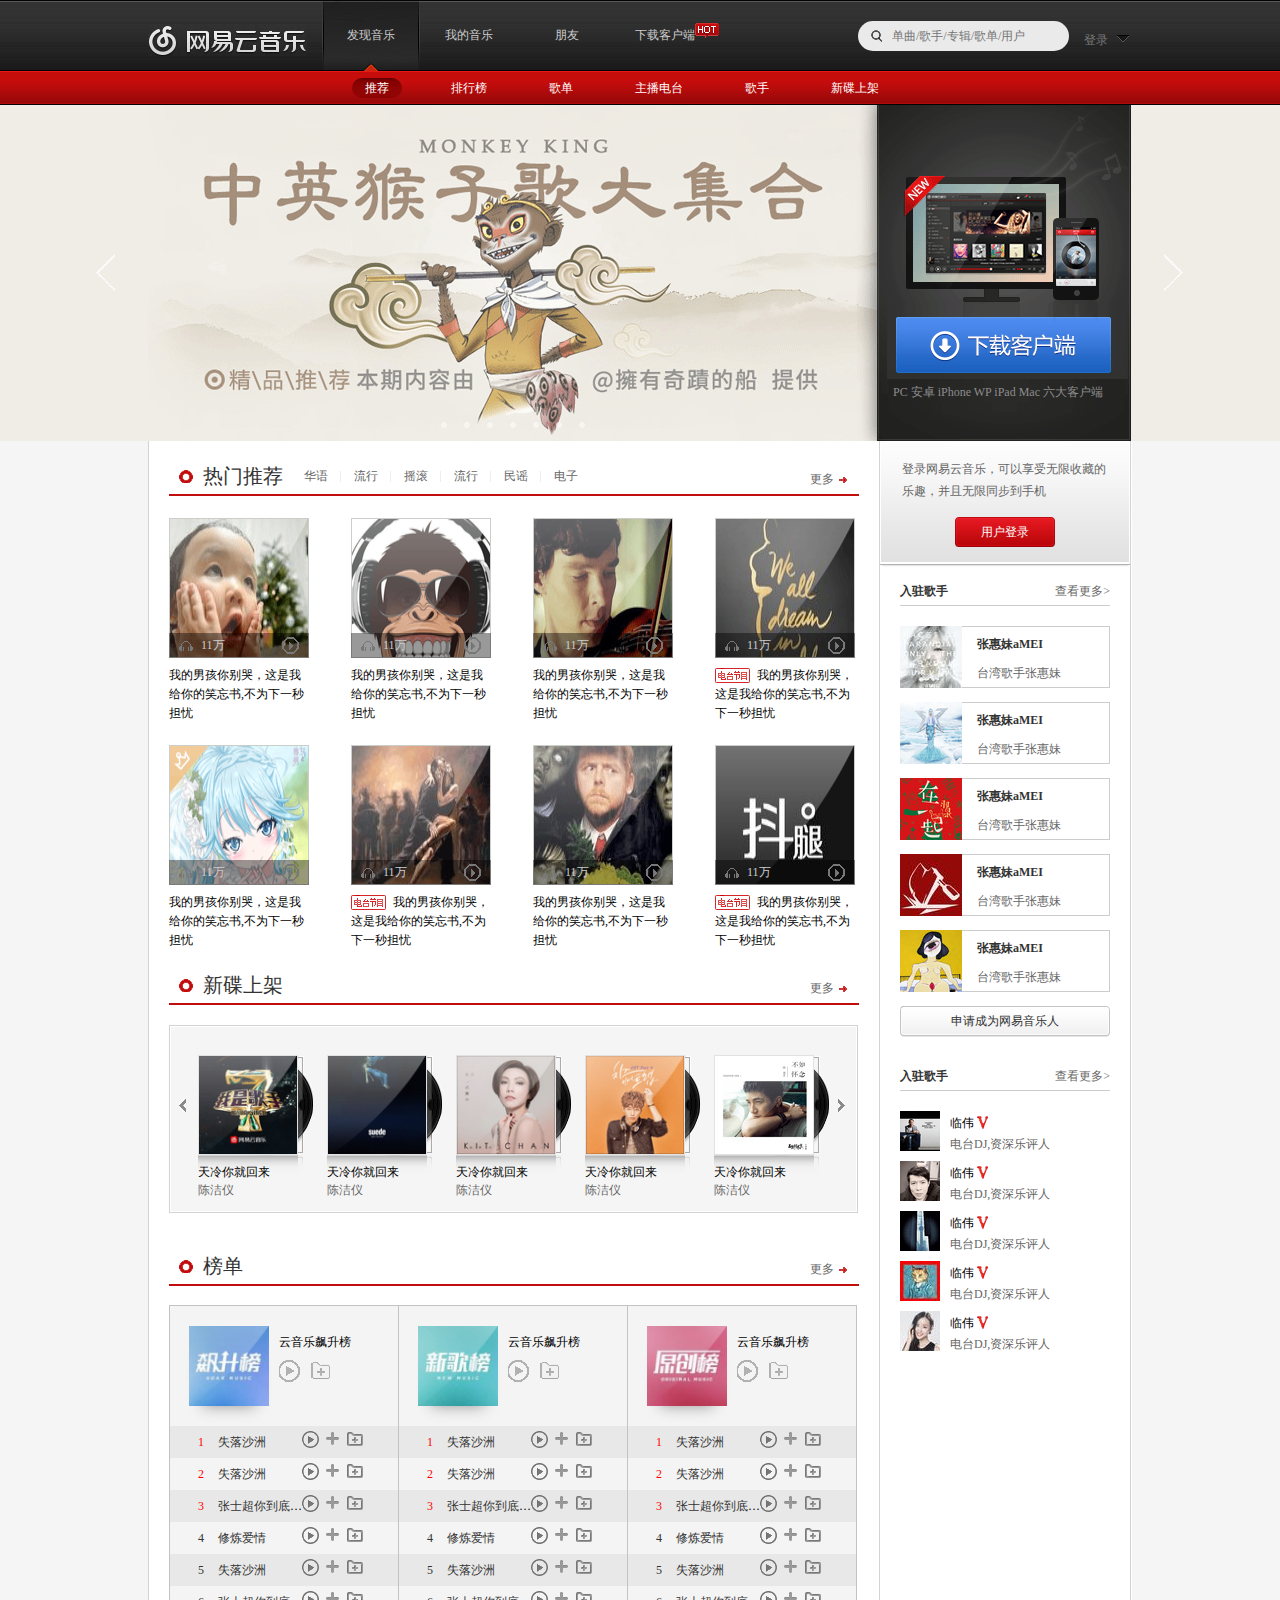
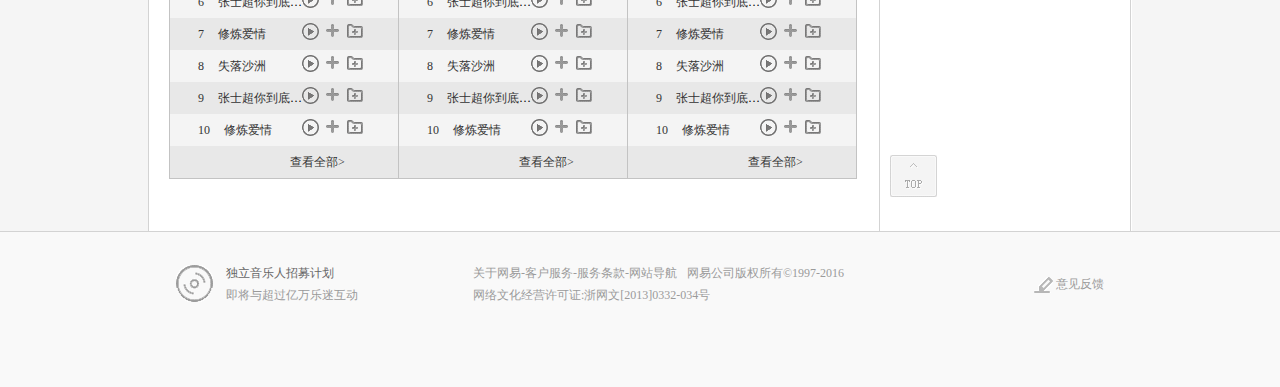
<file: wangyi/index.html>
<!DOCTYPE html>
<html lang="en">
<head>
	<meta charset="UTF-8">
	<title>Document</title>
<script src="html5shiv.min.js"></script>
<link rel="stylesheet" type="text/css" href="css.css" />
</head>
<body>
    <!--顶部区域-->
    <header class="top" id="top">
	    <div class="titleWrap">
	    	<div class="title">
	    		<h1 class="ico">网易云音乐</h1>
	    		<nav class="clear topNav">
	    			<a class="active" href="#">发现音乐</a>
	    			<a href="#">我的音乐</a>
	    			<a href="#">朋友</a>
	    			<a class="lastHot" href="#">下载客户端<span class="hotIco ico"></span></a>
	    		</nav>
	    		<form >
	    		    <div class="searchBox">
	    		        <div><input class="searchBtn ico" type="submit" value="" /></div>
		    			<input class="search" type="text" name="search" placeholder="单曲/歌手/专辑/歌单/用户" >
		    			<a href="#">登录<span class="ico loginIco"></span></a>
	    			</div>
	    		</form>    		
	    	</div>
	    </div>
	    <div class="secondNavWrap clear">
	    	<nav class="secondNav clear">
	    		 	<a class="secondNavActive" href="#">推荐</a>
	    		 	<a href="#">排行榜</a>
	    		 	<a href="#">歌单</a>
	    		 	<a href="#">主播电台</a>
	    		 	<a href="#">歌手</a>
	    		 	<a href="#">新碟上架</a>
	    	</nav>
	    </div>
    </header>
    <!--广告区域-->
	<section class="bannerWrap">
		<section class="banner clear">
		    <div><a id="left" class="ico" href="#"></a></div>
		    <div><a id="right" class="ico" href="#"></a></div>	
			<img id="bannerImg" src="img/banner.gif">
			<div class="download">
				<img  src="img/download.gif" />
				<a class="ico"  href="#"></a>
				<p>PC 安卓 iPhone WP iPad Mac 六大客户端</p>
			</div>
		</section>
	</section>
	<!--主体部分-->
	<section class="mainWrap">
		<section class="main clear">
			<!--主体左侧部分-->
			<section class="mainLeft">
				<!-- 热门推荐 -->
					<section class="recommend">
					   <header class="sameHeader clear">
					   		<h2><span class="ico"></span>热门推荐</h2>
					   		<nav class="clear">
					   			<a href="#">华语<span></span></a>
					   			<a href="#">流行<span></span></a>
					   			<a href="#">摇滚<span></span></a>
					   			<a href="#">流行<span></span></a>
					   			<a href="#">民谣<span></span></a>
					   			<a href="#">电子</a>
					   		</nav>
					   		<div class="more">
					   		   <a  href="#">更多<span class="ico"></span></a>
					   		</div>
					   </header>
					   <ul class="recommendList clear" >
					   		<li>
					   			<a class="imgLink" href="#">
					   				<img src="img/recommend/img1.gif" />
					   				<span class="marks"></span>
					   				<span class="ico recommendIco1"></span>
					   				<span class="text">11万</span>
					   				<span class="ico recommendIco2"></span>
					   			</a>
					   			<a class="musicText first" href="#">我的男孩你别哭，这是我给你的笑忘书,不为下一秒担忧</a>
					   		</li>
					   		<li>
					   			<a class="imgLink" href="#">
					   				<img src="img/recommend/img2.gif" />
					   				<span class="marks"></span>
					   				<span class="ico recommendIco1"></span>
					   				<span class="text">11万</span>
					   				<span class="ico recommendIco2"></span>
					   			</a>
					   			<a class="musicText" href="#">我的男孩你别哭，这是我给你的笑忘书,不为下一秒担忧</a>
					   		</li>
					   		<li>
					   			<a class="imgLink" href="#">
					   				<img src="img/recommend/img3.gif" />
					   				<span class="marks"></span>
					   				<span class="ico recommendIco1"></span>
					   				<span class="text">11万</span>
					   				<span class="ico recommendIco2"></span>
					   			</a>
					   			<a class="musicText" href="#">我的男孩你别哭，这是我给你的笑忘书,不为下一秒担忧</a>
					   		</li>
					   		<li>
					   			<a class="imgLink" href="#">
					   				<img src="img/recommend/img4.gif" />
					   				<span class="marks"></span>
					   				<span class="ico recommendIco1"></span>
					   				<span class="text">11万</span>
					   				<span class="ico recommendIco2"></span>
					   			</a>
					   			<a class="musicText radio " href="#"><span class="ico"></span>我的男孩你别哭，这是我给你的笑忘书,不为下一秒担忧</a>
					   		</li>
					   		<li>
					   			<a class="imgLink" href="#">
					   				<img src="img/recommend/img5.gif" />
					   				<span class="marks"></span>
					   				<span class="ico recommendIco1"></span>
					   				<span class="text">11万</span>
					   				<span class="ico recommendIco2"></span>
					   			</a>
					   			<a class="musicText" href="#">我的男孩你别哭，这是我给你的笑忘书,不为下一秒担忧</a>
					   		</li>
					   		<li>
					   			<a class="imgLink" href="#">
					   				<img src="img/recommend/img6.gif" />
					   				<span class="marks"></span>
					   				<span class="ico recommendIco1"></span>
					   				<span class="text">11万</span>
					   				<span class="ico recommendIco2"></span>
					   			</a>
					   			<a class="musicText radio" href="#"><span class="ico"></span>我的男孩你别哭，这是我给你的笑忘书,不为下一秒担忧</a>
					   		</li>
					   		<li>
					   			<a class="imgLink" href="#">
					   				<img src="img/recommend/img7.gif" />
					   				<span class="marks"></span>
					   				<span class="ico recommendIco1"></span>
					   				<span class="text">11万</span>
					   				<span class="ico recommendIco2"></span>
					   			</a>
					   			<a class="musicText" href="#">我的男孩你别哭，这是我给你的笑忘书,不为下一秒担忧</a>
					   		</li>
					   		<li>
					   			<a class="imgLink" href="#">
					   				<img src="img/recommend/img8.gif" />
					   				<span class="marks"></span>
					   				<span class="ico recommendIco1"></span>
					   				<span class="text">11万</span>
					   				<span class="ico recommendIco2"></span>
					   			</a>
					   			<a class="musicText  radio" href="#"><span class="ico"></span>我的男孩你别哭，这是我给你的笑忘书,不为下一秒担忧</a>
					   		</li>
					   </ul>					
					</section>
				<!-- 新碟上架 -->
					<section class="newMusic">
						<header class="sameHeader clear" >
						   		<h2><span class="ico"></span>新碟上架</h2>
						   		<div class="more">
						   		   <a  href="#">更多<span class="ico"></span></a>
						   		</div>
						</header>
						<section class="newMusicList">
							<ul class="clear">
							    <div>
							    	<a class="newMusicleft ico" href="#"></a>
							    </div>
							    <div>	
							    	<a class="newMusicRight ico" href="#"></a>
							    </div>
								<li>
									<a class="ico" href="#">
										<img src="img/newMusic/img1.gif" />
										<strong>天冷你就回来</strong>
										<span>陈洁仪</span>
									</a>
								</li>
								<li>
									<a class="ico" href="#">
										<img src="img/newMusic/img2.gif" />
										<strong>天冷你就回来</strong>
										<span>陈洁仪</span>
									</a>
								</li>
								<li>
									<a class="ico" href="#">
										<img src="img/newMusic/img3.gif" />
										<strong>天冷你就回来</strong>
										<span>陈洁仪</span>
									</a>
								</li>
								<li>
									<a class="ico" href="#">
										<img src="img/newMusic/img4.gif" />
										<strong>天冷你就回来</strong>
										<span>陈洁仪</span>
									</a>
								</li>
								<li>
									<a class="ico" href="#">
										<img src="img/newMusic/img5.gif" />
										<strong>天冷你就回来</strong>
										<span>陈洁仪</span>
									</a>
								</li>
							</ul>
						</section>
					</section>
				 <!-- 榜单 -->
					<section class="list">
						<header class="sameHeader clear">
					   		<h2><span class="ico"></span>榜单</h2>
					   		<div class="more">
					   		   <a  href="#">更多<span class="ico"></span></a>
					   		</div>
						</header>
						<ul class="listMenu clear" id="border">
							<li class="listMenuLi">
								<div class="listMenuTop">
									<img src="img/list/img1.gif">
									<p>云音乐飙升榜</p>
									<a class="listReplay ico" href="#"></a>
									<a class="listAdd ico" href="#"></a>
								</div>
								<ul class="listSubMenu">
									<li>
										<a href="#">
											<span class="red">1</span>失落沙洲
										</a>
										<a class="replay ico" href="#"></a>
										<a class="add ico" href="#"></a>
										<a class="love ico" href="#"></a>
									</li>
									<li>
										<a href="#">
											<span class="red">2</span>失落沙洲
										</a>
										<a class="replay ico" href="#"></a>
										<a class="add ico" href="#"></a>
										<a class="love ico" href="#"></a>
									</li>
									<li>
										<a href="#">
											<span class="red">3</span>张士超你到底把我家钥匙放在哪里了
										</a>
										<a class="replay ico" href="#"></a>
										<a class="add ico" href="#"></a>
										<a class="love ico" href="#"></a>
									</li>
									<li>
										<a href="#">
											<span>4</span>修炼爱情
										</a>
										<a class="replay ico" href="#"></a>
										<a class="add ico" href="#"></a>
										<a class="love ico" href="#"></a>
									</li>
									<li>
										<a href="#">
											<span>5</span>失落沙洲
										</a>
										<a class="replay ico" href="#"></a>
										<a class="add ico" href="#"></a>
										<a class="love ico" href="#"></a>
									</li>
									<li>
										<a href="#">
											<span>6</span>张士超你到底把我家钥匙放在哪里了
										</a>
										<a class="replay ico" href="#"></a>
										<a class="add ico" href="#"></a>
										<a class="love ico" href="#"></a>
									</li>
									<li>
										<a href="#">
											<span>7</span>修炼爱情
										</a>
										<a class="replay ico" href="#"></a>
										<a class="add ico" href="#"></a>
										<a class="love ico" href="#"></a>
									</li>
									<li>
										<a href="#">
											<span>8</span>失落沙洲
										</a>
										<a class="replay ico" href="#"></a>
										<a class="add ico" href="#"></a>
										<a class="love ico" href="#"></a>
									</li>
									<li>
										<a href="#">
											<span>9</span>张士超你到底把我家钥匙放在哪里了
										</a>
										<a class="replay ico" href="#"></a>
										<a class="add ico" href="#"></a>
										<a class="love ico" href="#"></a>
									</li>
									<li>
										<a href="#">
											<span>10</span>修炼爱情
										</a>
										<a class="replay ico" href="#"></a>
										<a class="add ico" href="#"></a>
										<a class="love ico" href="#"></a>
									</li>
									<li class="last">
										<a href="#">查看全部&gt;</a>
									</li>							
								</ul>
							</li>
							<li class="listMenuLi">
								<div class="listMenuTop">
									<img src="img/list/img2.gif">
									<p>云音乐飙升榜</p>
									<a class="listReplay ico" href="#"></a>
									<a class="listAdd ico" href="#"></a>
								</div>
								<ul class="listSubMenu">
									<li>
										<a href="#">
											<span class="red">1</span>失落沙洲
										</a>
										<a class="replay ico" href="#"></a>
										<a class="add ico" href="#"></a>
										<a class="love ico" href="#"></a>
									</li>
									<li>
										<a href="#">
											<span class="red">2</span>失落沙洲
										</a>
										<a class="replay ico" href="#"></a>
										<a class="add ico" href="#"></a>
										<a class="love ico" href="#"></a>
									</li>
									<li>
										<a href="#">
											<span class="red">3</span>张士超你到底把我家钥匙放在哪里了
										</a>
										<a class="replay ico" href="#"></a>
										<a class="add ico" href="#"></a>
										<a class="love ico" href="#"></a>
									</li>
									<li>
										<a href="#">
											<span>4</span>修炼爱情
										</a>
										<a class="replay ico" href="#"></a>
										<a class="add ico" href="#"></a>
										<a class="love ico" href="#"></a>
									</li>
									<li>
										<a href="#">
											<span>5</span>失落沙洲
										</a>
										<a class="replay ico" href="#"></a>
										<a class="add ico" href="#"></a>
										<a class="love ico" href="#"></a>
									</li>
									<li>
										<a href="#">
											<span>6</span>张士超你到底把我家钥匙放在哪里了
										</a>
										<a class="replay ico" href="#"></a>
										<a class="add ico" href="#"></a>
										<a class="love ico" href="#"></a>
									</li>
									<li>
										<a href="#">
											<span>7</span>修炼爱情
										</a>
										<a class="replay ico" href="#"></a>
										<a class="add ico" href="#"></a>
										<a class="love ico" href="#"></a>
									</li>
									<li>
										<a href="#">
											<span>8</span>失落沙洲
										</a>
										<a class="replay ico" href="#"></a>
										<a class="add ico" href="#"></a>
										<a class="love ico" href="#"></a>
									</li>
									<li>
										<a href="#">
											<span>9</span>张士超你到底把我家钥匙放在哪里了
										</a>
										<a class="replay ico" href="#"></a>
										<a class="add ico" href="#"></a>
										<a class="love ico" href="#"></a>
									</li>
									<li>
										<a href="#">
											<span>10</span>修炼爱情
										</a>
										<a class="replay ico" href="#"></a>
										<a class="add ico" href="#"></a>
										<a class="love ico" href="#"></a>
									</li>
									<li class="last">
										<a href="#">查看全部&gt;</a>
									</li>							
								</ul>
							</li>
							<li class="listMenuLi">
								<div class="listMenuTop">
									<img src="img/list/img3.gif">
									<p>云音乐飙升榜</p>
									<a class="listReplay ico" href="#"></a>
									<a class="listAdd ico" href="#"></a>
								</div>
								<ul class="listSubMenu">
									<li>
										<a href="#">
											<span class="red">1</span>失落沙洲
										</a>
										<a class="replay ico" href="#"></a>
										<a class="add ico" href="#"></a>
										<a class="love ico" href="#"></a>
									</li>
									<li>
										<a href="#">
											<span class="red">2</span>失落沙洲
										</a>
										<a class="replay ico" href="#"></a>
										<a class="add ico" href="#"></a>
										<a class="love ico" href="#"></a>
									</li>
									<li>
										<a href="#">
											<span class="red">3</span>张士超你到底把我家钥匙放在哪里了
										</a>
										<a class="replay ico" href="#"></a>
										<a class="add ico" href="#"></a>
										<a class="love ico" href="#"></a>
									</li>
									<li>
										<a href="#">
											<span>4</span>修炼爱情
										</a>
										<a class="replay ico" href="#"></a>
										<a class="add ico" href="#"></a>
										<a class="love ico" href="#"></a>
									</li>
									<li>
										<a href="#">
											<span>5</span>失落沙洲
										</a>
										<a class="replay ico" href="#"></a>
										<a class="add ico" href="#"></a>
										<a class="love ico" href="#"></a>
									</li>
									<li>
										<a href="#">
											<span>6</span>张士超你到底把我家钥匙放在哪里了
										</a>
										<a class="replay ico" href="#"></a>
										<a class="add ico" href="#"></a>
										<a class="love ico" href="#"></a>
									</li>
									<li>
										<a href="#">
											<span>7</span>修炼爱情
										</a>
										<a class="replay ico" href="#"></a>
										<a class="add ico" href="#"></a>
										<a class="love ico" href="#"></a>
									</li>
									<li>
										<a href="#">
											<span>8</span>失落沙洲
										</a>
										<a class="replay ico" href="#"></a>
										<a class="add ico" href="#"></a>
										<a class="love ico" href="#"></a>
									</li>
									<li>
										<a href="#">
											<span>9</span>张士超你到底把我家钥匙放在哪里了
										</a>
										<a class="replay ico" href="#"></a>
										<a class="add ico" href="#"></a>
										<a class="love ico" href="#"></a>
									</li>
									<li>
										<a href="#">
											<span>10</span>修炼爱情
										</a>
										<a class="replay ico" href="#"></a>
										<a class="add ico" href="#"></a>
										<a class="love ico" href="#"></a>
									</li>
									<li class="last">
										<a href="#">查看全部&gt;</a>
									</li>							
								</ul>
							</li>
						</ul>
					</section>
				<!-- 榜单结束 --> 			
		    </section>
			<!--主体右侧部分-->
			<section class="mainRight">
				<section class="loginWrap">
					<section class="login">
						<p>登录网易云音乐，可以享受无限收藏的乐趣，并且无限同步到手机</p>
						<a class="ico" href="#">用户登录</a>
					</section>
				</section>
				<section class="singer">
					<header class="rightTitle clear">
						<h3>入驻歌手</h3>
						<a href="#">查看更多&gt;</a>
					</header>
					<ul class="singerList">
						<li>
							<img src="img/singer/img1.gif" />
							<dl>
								<dt><a href ="#">张惠妹aMEI</a></dt>
								<dd><a href ="#">台湾歌手张惠妹</a></dd>
							</dl>
						</li>
						<li>
							<img src="img/singer/img2.gif" />
							<dl>
								<dt><a href ="#">张惠妹aMEI</a></dt>
								<dd><a href ="#">台湾歌手张惠妹</a></dd>
							</dl>
						</li>
						<li>
							<img src="img/singer/img3.gif" />
							<dl>
								<dt><a href ="#">张惠妹aMEI</a></dt>
								<dd><a href ="#">台湾歌手张惠妹</a></dd>
							</dl>
						</li>
						<li>
							<img src="img/singer/img4.gif" />
							<dl>
								<dt><a href ="#">张惠妹aMEI</a></dt>
								<dd><a href ="#">台湾歌手张惠妹</a></dd>
							</dl>
						</li>
						<li>
							<img src="img/singer/img5.gif" />
							<dl>
								<dt><a href ="#">张惠妹aMEI</a></dt>
								<dd><a href ="#">台湾歌手张惠妹</a></dd>
							</dl>
						</li>
					</ul>
					<a class="apply ico" href="#">申请成为网易音乐人</a>
				</section>
				<section class="hotDj">
					<header class="rightTitle clear">
						<h3>入驻歌手</h3>
						<a href="#">查看更多&gt;</a>
					</header>
					<ul class="hotDjList">
						<li>
							<img src="img/hotDj/img1.gif" />
							<dl>
								<dt><a href="#">临伟<span class="ico"></span></a></dt>
								<dd><a href="#">电台DJ,资深乐评人</a></dd>
							</dl>
						</li>
						<li>
							<img src="img/hotDj/img2.gif" />
							<dl>
								<dt><a href="#">临伟<span class="ico"></span></a></dt>
								<dd><a href="#">电台DJ,资深乐评人</a></dd>
							</dl>
						</li>
						<li>
							<img src="img/hotDj/img3.gif" />
							<dl>
								<dt><a href="#">临伟<span class="ico"></span></a></dt>
								<dd><a href="#">电台DJ,资深乐评人</a></dd>
							</dl>
						</li>
						<li>
							<img src="img/hotDj/img4.gif" />
							<dl>
								<dt><a href="#">临伟<span class="ico"></span></a></dt>
								<dd><a href="#">电台DJ,资深乐评人</a></dd>
							</dl>
						</li>
						<li>
							<img src="img/hotDj/img5.gif" />
							<dl>
								<dt><a href="#">临伟<span class="ico"></span></a></dt>
								<dd><a href="#">电台DJ,资深乐评人</a></dd>
							</dl>
						</li>
					</ul>
				</section>
				<a class="backTop ico" href="#top"></a>
			</section>
		</section>
	</section>
	<section class="footerWrap">
		<footer class="footer clear">
			<div class="plan" >
				<span class="ico"></span>
				<p>
					<a class="toplink" href="#">独立音乐人招募计划</a><br />
					<a href="#">即将与超过亿万乐迷互动</a>
				</p>
			</div>
			<div class="about">
				<a href="#">关于网易</a>
				<span>-</span>
				<a href="#">客户服务</a>
				<span>-</span>
				<a href="#">服务条款</a>
				<span>-</span>
				<a href="#">网站导航</a>
				<span id="aboutConpany">网易公司版权所有©1997-2016</span>
				<span>网络文化经营许可证:</span>
				<a href="#">浙网文[2013]0332-034号</a>
			</div>
			<a class="feedback" href="#"><span class="ico"></span>意见反馈</a>
		</footer>
	</section>
</body>
</html>
</file>
<file: Pauline Osmont/css.css>
/*样式重置*/
body,ul,p,h1,h2,h3,input,dl,dd,dt{margin:0;padding:0;font-size: 12px;font-family:"SegoeUI", "Microsoft YaHei","Hiragino Sans GB";font-weight: normal;}
li{list-style:none;vertical-align:top;}
a{text-decoration: none;}
img{border: none;vertical-align:top;}
input{padding:0; border:1px solid #000;margin:0;}
select{ border:1px solid #000; padding:0;}
textarea{padding:0; border:1px solid #000; resize:none;margin:0; overflow:auto;}
.clear{zoom:1;}
.clear:after{content: "";display: block;clear: both;}

.ico{background: url(img/ico.png);}

/*超大屏*/
@media all and (min-width:1176px){
/*头顶*/
#headerTopWrap{padding: 0 80px;background: #f5f5f5;}
#headerTop{width: 100%;position: relative;background: url(img/bg.png) no-repeat;}
#headerTop nav{float: left;margin-left: 132px;}
#headerTop nav a{display: block;font-size: 12px;color: #666;height: 50px;line-height: 50px;float: left;padding:0 25px;}
#headerTop nav span{display: inline-block;width: 10px;height: 10px;border-radius: 5px;background: #0078d7;margin-right: 6px;}
#headerTop div{position: absolute;right: 0;top:10px;height: 30px;}
#headerTop div input{float: left;width: 332px;height: 28px;padding-left: 10px;background:#f5f5f5 url(img/ico.png) 318px 4px no-repeat;border-color: #707070;}
#shopCar{float: left;width: 20px;height: 18px;margin: 5px 0 0 28px;background-position: 0 -27px;}
#shopCar:hover{background-position: -23px -27px;}
#login{float: left;width: 60px;height: 28px;background:#f5f5f5;margin-left: 20px;color: #333;text-align:center;line-height: 28px;}
#smallNav{display: none;}
/*头部*/
#headerWrap{border-bottom: 1px solid #ccc;padding: 0 80px;}
#headerWrap a:hover{text-decoration: underline;}
#header{width: 100%;}
#header h1{float: left;font-size: 14px;line-height: 70px;color: #333;height: 70px;font-weight: normal;width: 130px;}
#header nav{float: left;}
#header nav a{float: left;font-size: 14px;color: #0078d7;padding:0 25px;line-height: 70px;}
#header div{float: right;}
#header div a{float: left;color: #0078d7;line-height: 70px;margin-right: 28px;}
#header div span{float: left;line-height: 70px;color: #999;margin-right: 10px;}

#more{display: none;}
/*内容*/
#content{margin:0 80px;}
/*广告*/
#banner{margin-top: 70px;position: relative;width: 100%}
.banner1{display: block;}
.banner1 img{width: 66%;}
.banner2{position: absolute;right: 0;top: 0;width: 32.88%;}
.banner2 img{width: 100%;}
.banner3{position: absolute;right: 0;bottom: 0;width: 32.88%;}
.banner3 img{width: 100%;}

#banner2{display: none;}
/*大家都在看*/
#look{margin-top: 40px;}
#lookLeft{width: 23.38%;float: left;}
#lookLeft h2{font-size: 24px;line-height: 24px;height: 31px;}
#lookLeft ul{}
#lookLeft li{height: 118px;position: relative;border-bottom: 1px solid #ccc;}
#lookLeft li:last-of-type{border: none;}
#lookLeft li a{display: block;}
#lookLeft li a div{position: absolute;right: 0;top: 0;width: 53.24%;height: 100%;}
#lookLeft li img{width: 46.76%;}
#lookLeft li p{font-size: 16px;line-height: 20px;color: #666666;max-height: 60px;overflow: hidden;padding-top:20%;}
#lookLeft li span{font-size: 14px;color: #ec5412;}
#lookLeft li strong{position: absolute;right: 0;bottom: 6px;width: 65px;height: 30px;background: #ec5411;font-size: 14px;color: #fff;text-align: center;line-height: 30px;}

#lookRight{float: left;padding-left:0.99%;width: 75.63%;}
#lookRight ul{width: 100%;}
#lookRight li{width: 32.215%;margin-left: 1.118333333%;display: inline;float: left;}
#lookRight li a{display: block;}
#lookRight li a:hover{text-decoration: underline;}
#lookRight li img{width: 100%;}
#lookRight li span{display: block;height: 48px; line-height: 24px;font-size: 16px;color: #666;padding:10px 0 13px 0;}

#lookBottom {display: none;}

/*底部*/
footer{width: 100%;background: #414141;}
.bottomList{margin: 0 80px;}
.bottomList>li{float: left;width: 25%;}
.bottomList>li ul{}
.bottomList>li ul li a{font-size: 12px;color: #c8c8c3;height: 30px;line-height: 30px;display: block;}
.bottomList>li ul li:first-of-type{font-size: 16px;color: #fff;height: 68px;line-height: 83px;}

.bottomList2{display: none;}
	
}



/*大屏*/
@media all and (min-width:1024px) and (max-width:1176px) {
	/*头顶*/
#headerTopWrap{padding: 0 80px;background: #f5f5f5;}
#headerTop{width: 100%;position: relative;background: url(img/bg.png) no-repeat;}
#headerTop nav{float: left;margin-left: 132px;}
#headerTop nav a{display: block;font-size: 12px;color: #666;height: 50px;line-height: 50px;float: left;padding:0 25px;}
#headerTop nav span{display: inline-block;width: 10px;height: 10px;border-radius: 5px;background: #0078d7;margin-right: 6px;}
#headerTop div{position: absolute;right: 0;top:10px;height: 30px;}
#headerTop div input{float: left;width: 332px;height: 28px;padding-left: 10px;background:#f5f5f5 url(img/ico.png) 318px 4px no-repeat;border-color: #707070;}
#shopCar{float: left;width: 20px;height: 18px;margin: 5px 0 0 28px;background-position: 0 -27px;}
#shopCar:hover{background-position: -23px -27px;}
#login{float: left;width: 60px;height: 28px;background:#f5f5f5;margin-left: 20px;color: #333;text-align:center;line-height: 28px;}
#smallNav{display: none;}
/*头部*/
#headerWrap{border-bottom: 1px solid #ccc;padding: 0 80px;}
#headerWrap a:hover{text-decoration: underline;}
#header{width: 100%;}
#header h1{float: left;font-size: 14px;line-height: 70px;color: #333;height: 70px;font-weight: normal;width: 130px;}
#header nav{float: left;}
#header nav a{float: left;font-size: 14px;color: #0078d7;padding:0 25px;line-height: 70px;}
#header div{float: right;}
#header div a{float: left;color: #0078d7;line-height: 70px;margin-right: 28px;}
#header div span{float: left;line-height: 70px;color: #999;margin-right: 10px;}
#more{display: none;}
/*内容*/
#content{margin:0 80px;}
/*广告*/
#banner{margin-top: 70px;position: relative;width: 100%}
.banner1{display: block;}
.banner1 img{width: 66%;}
.banner2{position: absolute;right: 0;top: 0;width: 32.88%;}
.banner2 img{width: 100%;}
.banner3{position: absolute;right: 0;bottom: 0;width: 32.88%;}
.banner3 img{width: 100%;}

#banner2{display: none;}
/*大家都在看*/
#look{margin-top: 40px;}

#lookLeft{width: 23.38%;float: left;display: none;display: none;}
#lookLeft h2{font-size: 24px;line-height: 24px;height: 31px;}
#lookLeft ul{}
#lookLeft li{height: 118px;position: relative;border-bottom: 1px solid #ccc;}
#lookLeft li:last-of-type{border: none;}
#lookLeft li a{display: block;}
#lookLeft li a div{position: absolute;right: 0;top: 0;width: 53.24%;height: 100%;}
#lookLeft li img{width: 46.76%;}
#lookLeft li p{font-size: 16px;line-height: 20px;color: #666666;max-height: 60px;overflow: hidden;padding-top:20%;}
#lookLeft li span{font-size: 14px;color: #ec5412;}
#lookLeft li strong{position: absolute;right: 0;bottom: 6px;width: 65px;height: 30px;background: #ec5411;font-size: 14px;color: #fff;text-align: center;line-height: 30px;}

#lookRight{padding-left:0.99%;width: 100%;}
#lookRight ul{width: 100%;}
#lookRight li{width: 32.215%;margin-left: 1.118333333%;display: inline;float: left;}
#lookRight li a{display: block;}
#lookRight li a:hover{text-decoration: underline;}
#lookRight li img{width: 100%;}
#lookRight li span{display: block;height: 48px; line-height: 24px;font-size: 16px;color: #666;padding:10px 0 13px 0;}

#lookBottom{width: 100%;float: left;}
#lookBottom h2{font-size: 24px;line-height: 24px;height: 31px;}
#lookBottom ul{}
#lookBottom li{height: 118px;position: relative;border-bottom: 1px solid #ccc;float: left;width: 30%;margin-bottom:20px;margin-left: 3.3%;}
#lookBottom li a{display: block;}
#lookBottom li a div{position: absolute;right: 0;top: 0;width: 53.24%;height: 100%;}
#lookBottom li img{width: 46.76%;}
#lookBottom li p{font-size: 16px;line-height: 20px;color: #666666;max-height: 60px;overflow: hidden;padding-top:20%;}
#lookBottom li span{font-size: 14px;color: #ec5412;}
#lookBottom li strong{position: absolute;right: 0;bottom: 6px;width: 65px;height: 30px;background: #ec5411;font-size: 14px;color: #fff;text-align: center;line-height: 30px;}

/*底部*/
footer{width: 100%;background: #414141;}
.bottomList{margin: 0 80px;display: none;}
.bottomList>li{float: left;width: 25%;}
.bottomList>li ul{}
.bottomList>li ul li a{font-size: 12px;color: #c8c8c3;height: 30px;line-height: 30px;display: block;}
.bottomList>li ul li:first-of-type{font-size: 16px;color: #fff;height: 68px;line-height: 83px;}

.bottomList2{margin: 0 80px;}
.bottomList2 li{border-bottom: 1px solid #737373;}
.bottomList2 span{float: left;line-height: 45px;font-size: 16px;height: 45px;color: #fff;}
.bottomList2 a{float: right;line-height: 45px;font-size: 26px;height: 45px;color: #909090;}
}


@media all and (min-width:830px) and (max-width:1024px){
	/*头顶*/
#headerTopWrap{padding: 0 60px;background: #f5f5f5;}
#headerTop{width: 100%;position: relative;background: url(img/bg.png) no-repeat;}
#headerTop nav{float: left;margin-left: 132px;}
#headerTop nav a{display: block;font-size: 12px;color: #666;height: 50px;line-height: 50px;float: left;padding:0 25px;}
#headerTop nav a:last-of-type{display: none;}

#headerTop nav span{display: inline-block;width: 10px;height: 10px;border-radius: 5px;background: #0078d7;margin-right: 6px;}
#headerTop div{position: absolute;right: 0;top:10px;height: 30px;}
#headerTop div input{float: left;width: 280px;height: 28px;padding-left: 10px;background:#f5f5f5 url(img/ico.png) 318px 4px no-repeat;border-color: #707070;}
#shopCar{float: left;width: 20px;height: 18px;margin: 5px 0 0 28px;background-position: 0 -27px;}
#shopCar:hover{background-position: -23px -27px;}
#login{float: left;width: 60px;height: 28px;background:#f5f5f5;margin-left: 20px;color: #333;text-align:center;line-height: 28px;}
#smallNav{display: none;}
/*头部*/
#headerWrap{border-bottom: 1px solid #ccc;padding: 0 60px;}
#headerWrap a:hover{text-decoration: underline;}
#header{width: 100%;}
#header h1{float: left;font-size: 14px;line-height: 70px;color: #333;height: 70px;font-weight: normal;width: 130px;}
#header nav{float: left;}
#header nav a{float: left;font-size: 14px;color: #0078d7;padding:0 25px;line-height: 70px;}
#header div{float: right;}
#header div a{float: left;color: #0078d7;line-height: 70px;margin-right: 28px;display: none;}
#header div span{float: left;line-height: 70px;color: #999;margin-right: 10px;}
#more{display: none;}
/*内容*/
#content{margin:0 80px;}
/*广告*/
#banner{margin-top: 70px;position: relative;width: 100%}
.banner1{display: block;}
.banner1 img{width: 66%;}
.banner2{position: absolute;right: 0;top: 0;width: 32.88%;}
.banner2 img{width: 100%;}
.banner3{position: absolute;right: 0;bottom: 0;width: 32.88%;}
.banner3 img{width: 100%;}

#banner2{display: none;}
/*大家都在看*/
#look{margin-top: 40px;}

#lookLeft{width: 23.38%;float: left;display: none;display: none;}
#lookLeft h2{font-size: 24px;line-height: 24px;height: 31px;}
#lookLeft ul{}
#lookLeft li{height: 118px;position: relative;border-bottom: 1px solid #ccc;}
#lookLeft li:last-of-type{border: none;}
#lookLeft li a{display: block;}
#lookLeft li a div{position: absolute;right: 0;top: 0;width: 53.24%;height: 100%;}
#lookLeft li img{width: 46.76%;}
#lookLeft li p{font-size: 16px;line-height: 20px;color: #666666;max-height: 60px;overflow: hidden;padding-top:20%;}
#lookLeft li span{font-size: 14px;color: #ec5412;}
#lookLeft li strong{position: absolute;right: 0;bottom: 6px;width: 65px;height: 30px;background: #ec5411;font-size: 14px;color: #fff;text-align: center;line-height: 30px;}

#lookRight{padding-left:0.99%;width: 100%;}
#lookRight ul{width: 100%;}
#lookRight li{width: 32.215%;margin-left: 1.118333333%;display: inline;float: left;}
#lookRight li a{display: block;}
#lookRight li a:hover{text-decoration: underline;}
#lookRight li img{width: 100%;}
#lookRight li span{display: block;height: 48px; line-height: 24px;font-size: 16px;color: #666;margin:10px 0 13px 0;overflow: hidden;}

#lookBottom{width: 100%;float: left;}
#lookBottom h2{font-size: 24px;line-height: 24px;height: 31px;}
#lookBottom ul{}
#lookBottom li{height: 118px;position: relative;border-bottom: 1px solid #ccc;float: left;width: 30%;margin-bottom:20px;margin-left: 3.3%;}
#lookBottom li a{display: block;}
#lookBottom li a div{position: absolute;right: 0;top: 0;width: 53.24%;height: 100%;}
#lookBottom li img{width: 46.76%;}
#lookBottom li p{font-size: 16px;line-height: 20px;color: #666666;max-height: 60px;overflow: hidden;padding-top:20%;}
#lookBottom li span{font-size: 14px;color: #ec5412;}
#lookBottom li strong{position: absolute;right: 0;bottom: 6px;width: 65px;height: 30px;background: #ec5411;font-size: 14px;color: #fff;text-align: center;line-height: 30px;}

/*底部*/
footer{width: 100%;background: #414141;}
.bottomList{margin: 0 80px;display: none;}
.bottomList>li{float: left;width: 25%;}
.bottomList>li ul{}
.bottomList>li ul li a{font-size: 12px;color: #c8c8c3;height: 30px;line-height: 30px;display: block;}
.bottomList>li ul li:first-of-type{font-size: 16px;color: #fff;height: 68px;line-height: 83px;}

.bottomList2{margin: 0 80px;}
.bottomList2 li{border-bottom: 1px solid #737373;}
.bottomList2 span{float: left;line-height: 45px;font-size: 16px;height: 45px;color: #fff;}
.bottomList2 a{float: right;line-height: 45px;font-size: 26px;height: 45px;color: #909090;}
}


@media all and (min-width:746px) and (max-width:830px){
	/*头顶*/
#headerTopWrap{padding: 0 60px;background: #f5f5f5;}
#headerTop{width: 100%;position: relative;background: url(img/bg.png) no-repeat;height: 45px;}
#headerTop nav{float: left;margin-left: 132px;display: none;}
#headerTop nav a{display: block;font-size: 12px;color: #666;height: 50px;line-height: 50px;float: left;padding:0 25px;}
#headerTop nav a:last-of-type{display: none;}
#headerTop nav span{display: inline-block;width: 10px;height: 10px;border-radius: 5px;background: #0078d7;margin-right: 6px;}
#headerTop div{display: none;}

#smallNav{float: right;height: 100%;}
#smallNav a{float: left;width: 21px;height: 21px;margin-top: 12px;}
#smallNav a:nth-of-type(1){background-position: 0 0;}
#smallNav a:nth-of-type(2){background-position: 0 -27px;margin-left: 36px;}
#smallNav a:nth-of-type(3){background-position: 0 -48px;margin-left: 26px;}
/*头部*/
#headerWrap{border-bottom: 1px solid #ccc;padding: 0 80px;}
#headerWrap a:hover{text-decoration: underline;}
#header{width: 100%;}
#header h1{float: left;font-size: 14px;line-height: 70px;color: #333;height: 70px;font-weight: normal;width: 130px;}
#header nav{float: left;display: none;}
#header nav a{float: left;font-size: 14px;color: #0078d7;padding:0 25px;line-height: 70px;}
#header div{display: none;}

#more{float: right;}
#more a{display: block;width: 18px;height: 16px;background-position: 0 -72px;margin-top: 27px;}
/*内容*/
#content{margin:0 40px;}
/*广告*/
#banner{margin-top: 70px;position: relative;width: 100%}
.banner1{display: block;}
.banner1 img{width: 66%;}
.banner2{position: absolute;right: 0;top: 0;width: 32.88%;}
.banner2 img{width: 100%;}
.banner3{position: absolute;right: 0;bottom: 0;width: 32.88%;}
.banner3 img{width: 100%;}

#banner2{display: none;}
/*大家都在看*/
#look{margin-top: 40px;}

#lookLeft{width: 23.38%;float: left;display: none;display: none;}


#lookRight{padding-left:0.99%;width: 100%;}
#lookRight ul{width: 100%;}
#lookRight li{width: 48%;margin-left: 2%;display: inline;float: left;}
#lookRight li a{display: block;}
#lookRight li a:hover{text-decoration: underline;}
#lookRight li img{width: 100%;}
#lookRight li span{display: block;height: 48px; line-height: 24px;font-size: 16px;color: #666;padding:10px 0 13px 0;overflow: hidden;}

#lookBottom{width: 100%;float: left;}
#lookBottom h2{font-size: 24px;line-height: 24px;height: 31px;}
#lookBottom ul{}
#lookBottom li{height: 118px;position: relative;border-bottom: 1px solid #ccc;float: left;width: 100%;margin-bottom:20px;}
#lookBottom li a{display: block;height: 100%;}
#lookBottom li a div{position: absolute;right: 0;top: 0;width: 53.24%;height: 100%;}
#lookBottom li img{height: 100%;}
#lookBottom li p{font-size: 16px;line-height: 20px;color: #666666;max-height: 60px;overflow: hidden;padding-top:20%;}
#lookBottom li span{font-size: 14px;color: #ec5412;}
#lookBottom li strong{position: absolute;right: 0;bottom: 6px;width: 65px;height: 30px;background: #ec5411;font-size: 14px;color: #fff;text-align: center;line-height: 30px;}

/*底部*/
footer{width: 100%;background: #414141;}
.bottomList{margin: 0 80px;display: none;}
.bottomList>li{float: left;width: 25%;}
.bottomList>li ul{}
.bottomList>li ul li a{font-size: 12px;color: #c8c8c3;height: 30px;line-height: 30px;display: block;}
.bottomList>li ul li:first-of-type{font-size: 16px;color: #fff;height: 68px;line-height: 83px;}

.bottomList2{margin: 0 80px;}
.bottomList2 li{border-bottom: 1px solid #737373;}
.bottomList2 span{float: left;line-height: 45px;font-size: 16px;height: 45px;color: #fff;}
.bottomList2 a{float: right;line-height: 45px;font-size: 26px;height: 45px;color: #909090;}
}


@media all and (max-width:746px){
	/*头顶*/
#headerTopWrap{padding: 0 12px;background: #f5f5f5;}
#headerTop{width: 100%;position: relative;background: url(img/bg.png) no-repeat;height: 45px;}
#headerTop nav{float: left;margin-left: 132px;display: none;}
#headerTop nav a{display: block;font-size: 12px;color: #666;height: 50px;line-height: 50px;float: left;padding:0 25px;}
#headerTop nav a:last-of-type{display: none;}
#headerTop nav span{display: inline-block;width: 10px;height: 10px;border-radius: 5px;background: #0078d7;margin-right: 6px;}
#headerTop div{display: none;}

#smallNav{float: right;height: 100%;}
#smallNav a{float: left;width: 21px;height: 21px;margin-top: 12px;}
#smallNav a:nth-of-type(1){background-position: 0 0;}
#smallNav a:nth-of-type(2){background-position: 0 -27px;margin-left: 36px;}
#smallNav a:nth-of-type(3){background-position: 0 -48px;margin-left: 26px;}
/*头部*/
#headerWrap{border-bottom: 1px solid #ccc;padding: 0 15px;}
#headerWrap a:hover{text-decoration: underline;}
#header{width: 100%;}
#header h1{float: left;font-size: 14px;line-height: 70px;color: #333;height: 70px;font-weight: normal;width: 130px;}
#header nav{float: left;display: none;}
#header nav a{float: left;font-size: 14px;color: #0078d7;padding:0 25px;line-height: 70px;}
#header div{display: none;}

#more{float: right;}
#more a{display: block;width: 18px;height: 16px;background-position: 0 -72px;margin-top: 27px;}
/*内容*/
#content{margin:0 15px;}
/*广告*/


#banner{margin-top: 70px;width: 100%;}
#banner a{display: block;width: 100%}
.banner1{display: none;}
.banner1 img{width: 100%;}
.banner2{right: 0;top: 0;width: 100%;}
.banner2 img{width: 100%;}
.banner3{right: 0;bottom: 0;width: 100%;}
.banner3 img{width: 100%;}
/*大家都在看*/
#look{margin-top: 40px;}

#lookLeft{width: 23.38%;float: left;display: none;display: none;}


#lookRight{padding-left:0.99%;width: 100%;}
#lookRight ul{width: 100%;}
#lookRight li{width: 48%;margin-left: 2%;display: inline;float: left;}
#lookRight li a{display: block;}
#lookRight li a:hover{text-decoration: underline;}
#lookRight li img{width: 100%;}
#lookRight li span{display: block;height: 36px; line-height: 18px;font-size: 12px;color: #666;margin:5px 0 7px 0;overflow: hidden;}

#lookBottom{width: 100%;float: left;}
#lookBottom h2{font-size: 24px;line-height: 24px;height: 31px;}
#lookBottom ul{}
#lookBottom li{height: 118px;position: relative;border-bottom: 1px solid #ccc;float: left;width: 100%;margin-bottom:20px;}
#lookBottom li a{display: block;height: 100%;}
#lookBottom li a div{position: absolute;right: 0;top: 0;width: 53.24%;height: 100%;}
#lookBottom li img{height: 100%;}
#lookBottom li p{font-size: 16px;line-height: 20px;color: #666666;max-height: 60px;overflow: hidden;padding-top:20%;}
#lookBottom li span{font-size: 14px;color: #ec5412;}
#lookBottom li strong{position: absolute;right: 0;bottom: 6px;width: 65px;height: 30px;background: #ec5411;font-size: 14px;color: #fff;text-align: center;line-height: 30px;}

/*底部*/
footer{width: 100%;background: #414141;}
.bottomList{margin: 0 80px;display: none;}
.bottomList>li{float: left;width: 25%;}
.bottomList>li ul{}
.bottomList>li ul li a{font-size: 12px;color: #c8c8c3;height: 30px;line-height: 30px;display: block;}
.bottomList>li ul li:first-of-type{font-size: 16px;color: #fff;height: 68px;line-height: 83px;}

.bottomList2{margin: 0 15px;}
.bottomList2 li{border-bottom: 1px solid #737373;}
.bottomList2 span{float: left;line-height: 45px;font-size: 16px;height: 45px;color: #fff;}
.bottomList2 a{float: right;line-height: 45px;font-size: 26px;height: 45px;color: #909090;}
}
</file>
<file: recruit/css/style.css>
body,ul,dd,p{
	margin: 0;
	padding: 0;
}
li {
	list-style: none;
}
#wrap{
	position: absolute;
	margin:auto;
	left: 0;
	right: 0;
	width: 65%;
	height:600px;
	overflow: hidden;
	top:20px;

}
.left{
	float:left;
	width: 18%;
}
.right{
	float:right;
	width: 75%;
} 

body,div,p,li {
	font-family: "Lucida Grande", Verdana, Lucida, Arial, Helvetica, Microsoft Yahei, simsun, sans-serif;
	font-size: 12px;
	color: #333; 
}

a:link,
a:visited,
a:active {
	color: #333;     /*类黑色*/
	text-decoration: none;
}

a:hover {
	color: #e70;        /*橙色*/
	text-decoration: none;
}

.title {
	font-size: 30px;
}
			 		

.left h2{
	font-size: 16px;
	margin-bottom: 30px;
}  

.left li {
	margin-bottom: 5px;
	font-family: "微软雅黑";
}

.left li a {
	color: #333;        /*近黑*/
	font-size: 14px;
	display: block;
	text-decoration: none;
	height: 25px;
	line-height: 25px;
	text-align: center;
}

.left li.focus a,
.left li a:hover {
	color: #fff;
	background: #328fbe;    
}


.right .title {
	padding: 50px 0 20px;
}

.right .info {
	font-family: "微软雅黑";
}
 
.right .zp span {
	font-size: 13px;
	font-weight: bold;
	margin-right: 30px;
}

.right .zp .date {
	position: relative;
	left: 30px;
	font-weight: normal;
}

.right .yq {
	color: #666;
	line-height: 24px;
	margin-bottom: 37px;
	padding-top: 6px;
}

.right .yq a {
	color: #328fbe;  
} 


.pages {
	width: 700px;
	height: 26px;
	border: 1px solid #d6d6d6;/*浅灰*/
	background: #e2e2e2;   /*浅灰*/
	margin: 30px 0 40px;
	position: relative;
	line-height: 26px;
	font-size: 20px;
}

.pages a.active{
	background: #666;
	color: #fff;
}


/******** content ********/


.content h2 {
	font-size: 16px;
	font-weight: bold;
	color: #328fbe;
	font-family: "微软雅黑";
}

.content span {
	float: left;
	line-height: 24px;
	color: #666;
}

.content span.l {
	width: 400px;
}

.content dl,
.content p {
	margin-top: 26px;
}

.content dl dt {
	line-height: 28px;
}

.content dl dd {
	line-height: 24px;
}

.content {
	padding-bottom: 20px;
}

.clear {
	clear: both;
	font-size: 0px;
	width: 0px;
	height: 1px;
	visibility: hidden;
	line-height: 0;
}
</file>
<file: taobao/css/index.css>
/* 禁用iPhone中Safari的字号自动调整 */
html {
    -webkit-text-size-adjust:none;   /*让谷歌浏览器可以设定字体大小*/
    -ms-text-size-adjust: none;
}

*{
	margin:0;
	padding:0;
	border:0;        /*注意*/
}

html {
    font-size: 100px;
    width: 100%;
    height: 100%
}
/*当页面小于479大于321的时候，改变html的font-size*/
@media only screen and (max-width: 479px) and (min-width: 321px) { 
	html { font-size: 30px; } 
}
@media only screen and (max-width: 699px) and (min-width: 480px) { 
	html { font-size: 60px; } 
}
@media only screen and (max-width: 960px) and (min-width: 700px) { 
	html { font-size: 80px; } 
}
body {
    width: 100%;
    height: 200%;
	background-color: #F1F1F1;
}
/* 设置HTML5元素为块 */
article, aside, details, figcaption, figure, footer, header, hgroup, menu, nav,section {
	display： block;
}

img {
	max-width:100%;
	height:auto;
}

ul,ol{
	list-style: none;
}
a{
	color: #333;
	text-decoration: none;
}
div,img,form,input,button{
	display: block;
	vertical-align: middle;
}
.wrap{
	width: 100%;
	height: 100%;
	background-color: #f1f1f1;
}
#bar{
	position: relative;
	z-index: 9;
	width: 100%;
	height: 48px;
	display: -webkit-box;      /*不用写float*/
	background-color: #fff;
	-webkit-box-shadow: 0 1px 2px #b1b1b1;
}
#bar .tao-logo{
	width: 48px;
	height: 100%;
	background: url(../images/applogo.gif) no-repeat -3px 7px;
	background-color: #FF4300;
}
#bar .search{
	position: relative;
	-webkit-box-flex: 1;     /*父div除掉logo所占的，剩余的都是search*/
	padding: 9px 8px 9px 12px;
}

#bar .search form{
	width: 100%; 
}
.sbox{
	-webkit-box-sizing: border-box;
	border: 1px solid #939495;
	width: 100%;
	height: 30px;
	padding: 0 10px;
	-webkit-box-shadow: inset 0 2px 2px #d7dbdf;
	overflow: hidden;
}
.sbox #stext{
	-webkit-box-sizing: border-box;
    width: 100%;
    height: 100%;
    padding-right: 16px;
    font-size: .18rem;
    background-color: transparent;
}
.sbox #sb-submit{
	-webkit-box-sizing: border-box;
	position:relative;
	top: -100%;
	float: right;
	width: 16px;
	height: 100%;
	background: url(../images/ser.png) no-repeat 0 0 transparent;
	margin-left: 10px;
}
#guide{
	-webkit-box-sizing: border-box;
	width: 100%;
	margin: 0 auto;
	
}

#guide #view{
	width: 100%;
	height: 3.3rem;
	margin: 0 auto;
	overflow: hidden;
	position: relative;
}
#view .sliderwrap{
	width: 100%;
	height: 100%;
	position: relative;
	overflow: hidden;
}
#view .sliderwrap .wrap{
	width: 100%;
	height: 100%;
	float: left;
	position: relative;
}

#view .sliderwrap .wrap a{
	display: inline-block;
	width: 100%;
	height: 100%;
	overflow: hidden;
	text-align: center;
	background-color: #e8e8e8;
}
#view .sliderwrap .wrap img{
	width: 100%;
	height: 100%;
}

#guide .radius{
	top: -0.4rem;
    z-index: 100;
	position: relative;
	width: 60%;
	height: 0.5rem;
	margin: 0 auto;
	text-align: center;

}
#guide .radius span{
	float:left;
	top: -0.4rem;
	border-radius: 100%;
	margin-left:0.9rem;
	width: .25rem;
	height: .25rem;
	background: #ccc;
}
#guide #radius span.cur{
	background:orange;
}





#apps{
	-webkit-box-sizing: border-box;
	width: 100%;
	margin: 14px auto 0;
	overflow: hidden;
	position: relative;
}
#apps .appwrap{
	width: 100%;
	height: 7rem;
	overflow: hidden;
}
.appwrap > figure {
	float: left;
	width: 100%;
	position: relative;
	margin-right: .2rem;
	}
#apps .appbox{
	-webkit-box-sizing: border-box;
	width: 100%;
	padding: 0 8px;
	float: left;
}
#apps .appbox div{
	width: 100%;
	display: -webkit-box;
}
#apps .appbox div:first-child{
	margin-bottom: .5rem;
}
#apps .appbox a{
	-webkit-box-flex: 1; 
	display: block;
	width: 2rem;
	height: 3rem;
	margin-left: 13px;
}

#apps .appbox a img{
	margin:0 auto;
	width: 2rem;
	height: 2rem;
	margin-bottom: -0.3rem;
}
#apps .appbox a span{
	display: inline-block;
	width: 100%;
	height: .5rem;
	line-height: .5rem;
	text-align: center;
	font-size: .4rem;
}
#apps #indicators{
	width:60%;
	margin: 0 auto;
	display: -webkit-box;

}
#apps #indicators div{    /*span不能使用均分，所以外面可以包一层div*/
	-webkit-box-flex: 1; 
}

#apps #indicators span{
	float:left;
	top: -0.4rem;
	border-radius: 100%;
	margin-left:1.5rem;
	width: .25rem;
	height: .25rem;
	background:#ccc;
}

#apps #indicators span.cur{
	background-color:orange;
}
h4{
	-webkit-box-sizing: border-box;
	width: 100%;
	height: .4rem;
	overflow: hidden;
	text-align: center;
	background: url(../images/yipx.png) repeat-x 0 center;
}

h4 span{
	position: absolute;;
	display: inline-block;
	left:0;
	right:0;
	margin: auto;
	width: 1rem;
	height: .4rem;
	line-height: .4rem;
	font-size: .4rem;
	color: #999;
	background-color: #f1f1f1;
}
#shop{
	margin-top: .5rem;
	padding: 0 8px;
	overflow: hidden;
}
.buy .shopping{
	-webkit-box-sizing: border-box;
	width: 100%;
	height: 2.5rem;
	display: -webkit-box;
	padding: 0 2px;
	margin-bottom: .15rem;
}
.buy .shopping a{
	border-radius: 4px;
	-webkit-box-flex: 1; 
	display: block;
	margin-left:.15rem;
	width: 100%;
	height: 100%;
	overflow: hidden;
	text-align: center;
	background-color: #e8e8e8;
}
.buy .shopping a img{
	width: 100%;
	height: 2.5rem;
}
#goshop{
	-webkit-box-sizing: border-box;
	width: 100%;
	padding: 0 8px;
	overflow: hidden;
	display: -webkit-box;
	margin-bottom: .8rem;
}
#goshop a{
	display: block;
	-webkit-box-sizing: border-box;
	-webkit-box-flex: 1; 
	width:23%;
	margin-left:.15rem;
	height: 1rem;
	line-height: 1rem;
	border: 1px solid #ccc;
	font-size: .5rem;
	color: #666;
	text-align: center;
}

#cards{
	width: 100%;
	margin: 0 auto;
}
#cards .card,#others{
	-webkit-box-sizing: border-box;
	margin-bottom: .5rem;
	width: 100%;
	padding: 1rem .4rem .2rem;
	background: url(../images/card.gif) repeat-x;
	background-size: .22rem .5rem;

}
#cards .title{
	width: 100%;
	height: 1rem;
	line-height: .5rem;
	text-align: center;
}
#cards .title span{
	color: #1b1b1b;
	font-size: .5rem;
	font-weight: 700;
}
.c1.row1col1{
	height:100%;
	overflow: hidden;
}
.c1 .row1col1 a,
.c1 .row2col2 .col1 a,
.c1 .row2col2 .col2 .row1 a,
.c1 .row2col2 .col2 .row2 a,
.c2 .row1col1 a{
	display: inline-block;
	width: 100%;
	height: 100%;
	border-radius: 4px;
	overflow: hidden;
	text-align: center;
	background-color: #e8e8e8;
}
.c1 .row1col1 a img{
	width: 100%;
	height: 5rem;
}

.c1 .row2col2{
	margin-top: .1rem;
	height: 5rem;
	overflow: hidden;
	display: -webkit-box;
}
.c1 .row2col2 .col1{
	-webkit-box-flex: 1; 
	margin-right: .1rem;
	width: 100%;
	height: 100%;
}
.c1 .row2col2 .col2{
	-webkit-box-flex: 1; 
	width: 100%;
	height: 100%;
}
.c1 .row2col2 .col2 .row1,
.c1 .row2col2 .col2 .row2{
	width: 100%;
	height: 2.5rem;
}
.c1 .row2col2 .col2 .row2{
	margin-top: .1rem;
}
.c1 .row2col2 .col1 a img{
	width: 100%;
	height: 100%;
}
.c1 .row2col2 .col2 a img{
	width: 100%;
	height: 100%;
}
.c2 .row1col1.big{
	margin-top: 0;
	height: 5rem;
}
.c2 .row1col1{
	-webkit-box-sizing: border-box;
	width: 100%;
	height: 3.5rem;
	margin-top: 4px;
	padding: 0 1px;
	overflow: hidden;
}
.c2 .row1col1 img{
	width: 100%;
	height: 100%;

}
#others{
	-webkit-box-sizing: border-box;
	width: 100%;
	margin: 0 auto;
	padding-top: 1rem;
	overflow: hidden;
}

#others .feedback{
	height: 1rem;
	line-height: 1rem;
	position: relative;
}
#others .feedback a{
	display: block;
	width: 100%;
	height: 100%;
	font-size: .5rem;
	color: #333;
}
#others .feedback a span{
	color: #999;
	right: .5rem;
	font-weight: 700;
	position: absolute;

}

#others .hots{
	margin-bottom: 1rem;
}
#others .hots li{
	width: 100%;
	height: 1.5rem;
	display: -webkit-box;
}
#others .hots a{
	-webkit-box-flex: 1; 
	display: block;
	-webkit-box-sizing: border-box;
	width: 100%;
	height: 1.5rem;
	line-height: 1.5rem;
	text-align: center;
	color: #333;
	font-size: .5rem;
}
#others .hots a:first-child{
	color: #f40;
	font-size: .5rem;
}

#others .feedback ul{
	margin-top: 10px;
}



.footer{
	height: 3rem;
	font-size: .5rem;
	text-align: center;
	background: url(../images/footer_bg.png) repeat-x 0 1rem;
	background-size:100% 2rem;
	background-repeat:no-repeat;

}
.footer .footer-t{
	display: -webkit-box;
	height: 1rem;
	line-height: 1rem;
	padding: 0 .3rem 0 .4rem;
	background:linear-gradient(to bottom,#fefefe,#ededed);
}
.footer .footer-t .user{
	-webkit-box-flex: 1;
	display: -webkit-box;
	text-align: left;
}
.footer a{
	color: #047;
}
.footer .footer-t .top{
	width: 3rem;
	text-align: right;
	font-size: .4rem;
	font-weight: 700;
}
.footer .footer-t .top a{
	display: inline-block;
	position: relative;
	color: #999;
	text-transform: capitalize;
	padding-right: .5rem;
}
.footer .footer-t .top a b{
	position: absolute;
	top: .3rem;
	left: .8rem;
	width: 0;
	height: 0;
	border-width: .1rem;
	border-style: dashed dashed solid dashed;
	border-color: transparent transparent #999;
	font-size: 0;
	overflow: hidden;
}
.footer .pc{
	padding: .4rem 0 .2rem;
}
.footer .pc a:first-child{
	padding-left: 0;
}
.footer .copyright{
	color: #666;
}
.footer .copyright .server{
	margin-left: .3rem;
}
</file>
<file: wangyi/css.css>
/*样式重置*/
body,ul,p,h1,h2,h3,input,dl,dd,dt{margin:0;padding:0;font-size: 12px;font-family: Arail,"宋体"}
li{list-style:none;vertical-align:top;}
a{text-decoration: none;}
a:hover{text-decoration:underline;}
img{border: none;vertical-align:top;}
input{padding:0; border:1px solid #000;margin:0;}
select{ border:1px solid #000; padding:0;}
textarea{padding:0; border:1px solid #000; resize:none;margin:0; overflow:auto;}
.clear{zoom:1;}
.clear:after{content: "";display: block;clear: both;}

.ico{background: url(img/ico.gif);}
/*顶部样式*/
.top{width: 100%;}
.titleWrap{background: url(img/bg.gif) repeat-x;}
.title{width: 984px;margin: 0 auto;position: relative;height: 71px;}
.title h1{width: 159px;padding-top: 32px;height: 0;position: absolute;left: 0;top: 24px;overflow: hidden;}
.title .topNav{position: absolute;left: 174px;right: 0;}
.topNav a{color: #ccc;width: 98px;height: 71px;float: left;line-height: 71px;text-align: center;text-decoration: none;}
.topNav .active:hover{background: url(img/ico.gif) -60px -34px;}
.topNav a:hover{background: url(img/ico.gif)  -202px 0px;}
.topNav .lastHot:hover{background: url(img/ico.gif) -123px -248px;width: 113px;text-align: left;text-indent: 19px;}
.active{background: url(img/ico.gif) -60px -34px;}
.lastHot {position: relative;}
.hotIco{background-position: 0 -36px;width: 24px;height: 16px;position: absolute;left: 79px;top: 23px;}
.title form{width: 274px;height: 30px;position: absolute;right: 0;top: 21px;}
.title input{background-color: #eaeaea;border: none;outline: none;}
.searchBox{position: relative;}
.title .searchBtn{float: left;width: 11px;height: 12px;position:absolute;left: 13px;top: 9px;background-position: -44px -37px;}
.title .search{color: #9b9b9b;float: left;width: 177px;height: 30px;padding-left: 34px;border-radius: 15px;}
.title form a{float: left;width: 63px;height: 30px;color: #787878;text-indent:15px;line-height: 38px;position:relative;}
.loginIco{position: absolute;left:48px;top: 14px; width:12px;height: 7px;background-position: 0 -52px;}

.secondNavWrap{background: url(img/bg.gif) repeat-x 0 -72px;}
.secondNav{width:576px;margin: 0 auto;height:27px;padding-top: 7px;margin: 0 auto;}
.secondNav a{float: left;padding:0 13px;height: 20px;margin-right: 36px;color: #fff;line-height: 20px;text-align: center;text-decoration: none;}
.secondNavActive{border-radius: 10px;background: url(img/bg.gif) repeat-x 0 -107px;}
.secondNav a:hover{border-radius: 10px;background: url(img/bg.gif) repeat-x 0 -107px;}

/*广告区域*/
.bannerWrap{height: 336px;width: 100%;background: url(img/bg.gif) repeat-x 0 -128px;}
.banner{width: 984px;margin: 0 auto;position: relative;}
#left{position: absolute;left: -52px;top: 149px;width: 20px;height: 38px;background-position: 0 -59px;}
#right{position: absolute;right: -52px;top:149px;width: 20px;height: 38px;background-position: 0 -104px;}
#left:hover{background-color: rgba(0,0,0,.3);box-shadow: 0 0 0 5px rgba(0,0,0,.3);}
#right:hover{background-color: rgba(0,0,0,.3);box-shadow: 0 0 0 5px rgba(0,0,0,.3);}
#bannerImg{float: left;}
.download{float: left;position: relative;}
.download img{}
.download a{position: absolute;left: 19px;top: 212px; width: 216px;height: 56px;background-position: 0 -146px;}
.download a:hover{background: url(img/btndown2.png);}
.download p{color: #8d8d8d;position: absolute;left: 16px;top: 280px;background: none;height: 14px;line-height: 14px;}

/*主体部分*/
.mainWrap{width: 100%;background: #f5f5f5;height: 1390px;border-bottom:1px solid #d3d3d3; }
.main{width: 984px;margin: 0 auto;background: #fff;overflow: hidden;}
/*主体左侧部分*/
.mainLeft{width: 710px;border-left: 1px solid #d3d3d3;float: left;height: 1390px;padding-left: 20px;overflow: hidden;}

/*标题公用样式*/
.sameHeader{width: 690px;height: 53px;border-bottom: 2px solid #c10d0c;}
.sameHeader h2{float:left;width: 122px;height: 53px;line-height: 70px;text-indent: 34px;font-weight: normal;font-size: 20px;
               color: #333;position: relative;}
.sameHeader h2 span{position: absolute;left:10px;top: 29px;background-position:-25px -46px;width: 14px;height: 13px;overflow: hidden; }
.sameHeader nav{float:left;padding-top: 28px;} 
.sameHeader nav a{float:left;padding:0 13px;color: #666;height: 14px;line-height: 14px;position: relative;}
.sameHeader nav a span{background: url(img/bg.gif) no-repeat 0 -445px;width: 1px;height: 11px;position: absolute;right: 0;top: 2px;}
.sameHeader .more{float:right;margin-right: 12px;display: inline;padding-top: 31px;position: relative;}
.sameHeader .more a{width: 37px;height: 14px;line-height: 14px;display: block;color: #666;}
.sameHeader .more a span{width: 8px;height: 6px;position: absolute;left: 29px;top: 36px;background-position:-14px -53px;}

/*热门推荐列表部分*/
.recommendList{margin-right: -20px;}
.recommendList li{float: left;width: 140px;margin-right: 42px;margin-top: 22px;}
.recommendList li .imgLink{display: block;position: relative;height: 140px;}
.recommendList li img{width: 138px;height: 138px;border: 1px solid #ccceca;}
.recommendList li .marks{height: 25px;width: 100%;opacity: 0.4;filter:alpha(opacity=70);position: absolute;bottom: 0;left: 0;background: #000;}
.recommendList li .text{position: absolute;left: 32px;bottom: 4px;color: #ccc;}
.recommendList li .recommendIco1{width: 14px;height: 11px;background-position: -25px -93px;position: absolute;left: 10px;bottom: 6px;}
.recommendList li .recommendIco1:hover{background-position: -43px -93px;}
.recommendList li .recommendIco2{width: 17px;height: 17px;background-position: -25px -75px;position: absolute;right: 10px;bottom: 4px;}
.recommendList li .recommendIco2:hover{background-position: -43px -75px;}
.musicText{display: block;line-height:19px;padding-top:8px;color: #000;position: relative;width: 140px;}
.recommendList li .musicText span{position: absolute;left: 0;top: 10px;width: 35px;height: 15px;background-position: -25px -59px;}
.radio{text-indent: 42px;}
                                /*3px问题?????????*/
/*新碟上架*/
.newMusicList {height: 184px;padding:1px;border: 1px solid #d3d3d3;margin-top: 20px;width: 685px;position: relative;}
.newMusicleft{position: absolute;left: 9px;top: 73px;background-position:-25px -108px;width: 7px;height: 13px;}
.newMusicRight{position: absolute;right: 12px;top: 73px;background-position:-25px -124px;width: 7px;height: 13px;} 
.newMusicList ul{background: #f5f5f5;padding:28px  0 0 27px;height: 156px;}
.newMusicList li{margin-right: 14px;float: left;display: inline;}
.newMusicList li a{display: block;width: 115px;background-position: 0 -211px;}
.newMusicList li img{width: 98px;height: 98px;border:1px solid #e2e2e2;}
.newMusicList li strong{display: block;height: 18px;line-height: 18px;color: #000;font-weight: normal;margin-top: 8px;}
.newMusicList li span{display: block;height: 18px;line-height: 18px;color: #666;}

/*榜单*/
.list{margin-top: 18px;}
.listMenu{background: #f4f4f4;border: 1px solid #c3c3c3;margin-top: 19px;width: 687px;}
.listMenu .listMenuLi{width: 228px;border-right: 1px solid #c3c3c3;float: left;}
.listMenuTop{width: 228px;height: 120px;position: relative;height: 120px;}
.listMenuTop img{position: absolute;left: 19px;top: 20px;width: 80px;height: 80px;box-shadow: inset 0 0 0 1px #959595,
                 0 14px 14px -14px #959595; }
.listMenuTop p{position: absolute;left: 109px;top: 28px;}
.listReplay{width: 22px;height: 22px;position: absolute;left: 109px;top: 54px; background-position:-57px -113px;}
.listReplay:hover{background-position:-80px -113px;}
.listAdd{width: 19px;height: 17px;position: absolute;left: 141px;top: 56px; background-position:-35px -113px;}
.listAdd:hover{background-position:-104px -113px;}

#border{border-right: none;}
.listSubMenu li{height: 32px;line-height: 32px;color: #000;white-space: nowrap;overflow: hidden;text-overflow: ellipsis;padding:0 10px 0 28px;width: 190px;position: relative;}
.listSubMenu li{padding-right: 90px;width: 110px;}
.listSubMenu li:nth-child(odd){background: #e8e8e8;}
.listSubMenu li span{padding:0 14px 0 0;text-decoration: none;}
.listSubMenu li .red{color: red;}
.listSubMenu .last{text-indent: 92px;}
.listSubMenu .last{padding-right: 10px;width: 190px;}
.listSubMenu a{color: #333;}
.listSubMenu .replay{background-position: 0 -205px;width: 17px;height: 17px;position: absolute;left: 132px;top: 5px;}
.listSubMenu .replay:hover{background-position: 0 -226px;}
.listSubMenu .add{background-position: -18px -205px;width: 13px;height: 17px;position: absolute;left: 156px;top: 6px;}
.listSubMenu .add:hover{background-position: -18px -226px;}
.listSubMenu .love{background-position: -32px -205px;width: 17px;height: 17px;position: absolute;left: 177px;top: 6px;}
.listSubMenu .love:hover{background-position: -32px -226px;}
/*主体右侧部分*/
.mainRight{ width: 250px;border-left: 1px solid #d3d3d3;border-right: 1px solid #d3d3d3;float: left;height: 1390px;position: relative;display: inline;margin-right: -10px;}
/*登录*/
.loginWrap{height: 122px;padding:1px;padding-top: 0;border-bottom: 1px solid #b1b1b1;position: relative;box-shadow: 0 2px 2px -2px #b1b1b1;}
.login{background:url(img/bg.gif) repeat-x 0 -479px;height: 121px;}
.login p{width: 206px;line-height: 22px;color: #666;position: absolute;left: 22px;top: 17px;}
.login a{position: absolute;left: 75px;top:76px;width: 100px;height: 30px;background-position: -115px -211px;line-height: 30px;text-align: center;color: #fff;}

/*入驻歌手*/
.singer{padding-left: 20px;width: 210px;}
/*右侧小标题公用样式*/
.rightTitle{height: 40px;border-bottom: 1px solid #ccc;}
.rightTitle h3{color: #333;line-height: 52px;float: left;}
.rightTitle a{color: #666;line-height: 52px;float:right;}

.singerList{padding-top: 6px;}
.singerList li{width: 208px;height: 60px;border: 1px solid #ccc;position: relative;margin-top: 14px;}
.singerList img{width: 62px;height: 62px;position: absolute;left: -1px;top: -1px;}
.singerList dl{position: absolute;left: 76px;top: 0px;}
.singerList dt{height: 35px;line-height: 35px;font-weight: bold;}
.singerList dt a{color: #333;}
.singerList dd{height: 23px;line-height: 23px;}
.singerList dd a{color: #666;}
.apply{display: block;height: 31px;line-height: 31px;text-align: center;background-position: 0 -358px;margin: 14px 0 13px 0;width: 210px;color: #333;text-decoration: none;}

/*热门Dj*/
.hotDj{padding-left: 20px;width: 210px;}
.hotDjList{padding-top: 10px;}
.hotDjList li{position: relative;height: 40px;margin-top: 10px;}
.hotDjList img{position:absolute;left: 0;right: 0; }
.hotDjList dl{position: absolute;left: 50px;right: 0;}
.hotDjList dt{height: 24px;line-height: 24px;overflow: hidden;}
.hotDjList dt a{color: #000;padding-right: 14px;position: relative;float: left;}
.hotDjList dt span{position: absolute;right: 0px;top: 5px;background-position:-35px -131px;width: 11px;height: 13px;}
.hotDjList dd{height: 16px;line-height: 18px;}
.hotDjList dd a{color: #666;}

/*回到顶部*/
.backTop{width: 47px;height: 42px;position: absolute;left: 10px;bottom: 34px;background-position: -159px -100px;}

/*底部*/
.footerWrap{width: 100%;background: #f9f9f9;}
.footer{width: 984px;margin: 0 auto;height: 125px;padding-top: 30px;	}

.footer .plan{line-height: 22px;float: left;width: 234px;margin-left: 28px;position: relative;}
.footer .plan span{position: absolute;left: 0;top: 3px;background-position: -159px -60px;width: 37px;height: 37px;}
.footer .plan .toplink{color: #666;}
.footer .plan p{width: 184px;height: 40px;padding-left: 50px;}
.footer .plan a{color: #999;}

.footer .about{float: left;width: 388px;margin-left: 63px;line-height: 22px;}
.footer .about span{float: left;color: #9b9b9b;}
.footer .about a{float: left;color: #9b9b9b;}
#aboutConpany{padding-left: 10px;}

.feedback{float: right;height: 18px;line-height: 18px;padding:0 28px 0 22px;margin-top: 13px;position: relative;color: #9b9b9b;}
.feedback span{width: 19px;height: 16px;position: absolute;left: 0;top: 2px;background-position: -159px -40px;}
</file>
<file: resume/css/index.min.css>
@charset "UTF-8";article,aside,details,figcaption,figure,footer,header,hgroup,nav,section,summary{display:block}audio,canvas,video{display:inline-block}blockquote,body,button,caption,dd,div,dl,dt,fieldset,figure,form,h1,h2,h3,h4,h5,h6,hr,html,input,legend,li,menu,ol,p,pre,table,td,textarea,th,ul{margin:0;padding:0}html{overflow-y:scroll;-webkit-overflow-scrolling:touch;-webkit-text-size-adjust:100%;-ms-text-size-adjust:100%}button,html,input,select,textarea{font-family:sans-serif}abbr,body,fieldset,html,iframe,img{border:0}address,cite,dfn,em,i,var{font-style:normal}h1,h2,h3,h4,h5,h6,small{font-size:100%}sub,sup{font-size:83%}code,kbd,pre,samp{font-family:inherit}q:after,q:before{content:none}abbr[title]{border-bottom:1px dotted}b,strong{font-weight:700}li{list-style:none}img{vertical-align:middle}table{border-collapse:collapse;border-spacing:0}caption,th{text-align:left;font-weight:400}textarea{overflow:auto;resize:none}label,summary{cursor:default}a,a:active,a:hover{text-decoration:none;background:0 0}a:active,a:hover{outline:0}body,button,input,keygen,legend,select,textarea{font:14px/1.5 "Helvetica Neue",Helvetica,"Lucida Grande",Arial,"Hiragino Sans GB",微软雅黑,"WenQuanYi Micro Hei",STHeiti,SimSun,sans-serif;color:#000}body{background:#e0e0e0}.container{margin-left:auto;margin-right:auto;width:1000px;background:#fff;margin-top:10px;margin-bottom:20px;overflow:hidden;border-radius:4px;-webkit-box-shadow:0 2px 2px 0 rgba(0,0,0,.14),0 3px 1px -2px rgba(0,0,0,.2),0 1px 5px 0 rgba(0,0,0,.12);box-shadow:0 2px 2px 0 rgba(0,0,0,.14),0 3px 1px -2px rgba(0,0,0,.2),0 1px 5px 0 rgba(0,0,0,.12)}.aside{float:left;width:300px;padding:0 20px;background-color:#00bfa5;padding-bottom:10000px;margin-bottom:-10000px;-webkit-box-sizing:border-box;-moz-box-sizing:border-box;box-sizing:border-box}.aside h3.title{font-size:18px;line-height:40px;font-weight:400;color:#9f3}.header{width:160px;height:160px;margin:40px auto 20px;background:url(../img/head.jpg) no-repeat center;background-size:180px 180px;background-clip:padding-box;border:10px solid rgba(255,255,255,.6);border-radius:50%;-webkit-transition:1s;-moz-transition:1s;transition:1s}.header:hover{-webkit-transform:rotate(360deg);-moz-transform:rotate(360deg);transform:rotate(360deg)}.headline{margin:0 0 30px;color:#fff;text-align:center}.headline h1{font-size:26px;font-weight:600}.headline h2{font-size:16px;line-height:30px;font-weight:400}.application,.contact,.skill li{color:#fff}.application li,.contact li,.skill li li{padding-left:25px;font-size:14px}.application a,.contact a,.skill li a{color:#fff;text-decoration:underline}.application a:hover,.contact a:hover,.skill li a:hover{color:#e6e6e6}.application{margin:20px 0}.application p{padding-left:25px}.skill li{width:100%;overflow:hidden}.skill .skill-name{line-height:2}.skill .skill-bar{width:100%;height:20px;background-color:#00796b;border-radius:20px;position:relative;overflow:hidden;cursor:pointer}.skill .skill-bar span{position:absolute;top:0;left:0;height:100%;background-color:#fff;border-radius:20px 0 0 20px}.describe{margin:90px 0 0;padding-bottom:40px;font-size:16px;line-height:1.5;color:#004d40;text-indent:2em;text-align:justify}.describe p{margin-bottom:5px}.main{float:left;width:700px;padding:30px 30px 0;background-color:#f0f2f1;padding-bottom:10000px;margin-bottom:-10000px;-webkit-box-sizing:border-box;-moz-box-sizing:border-box;box-sizing:border-box}.main h3.title{font-size:24px;color:#00796b;line-height:30px;border-bottom:1px solid #00796b;margin:0 0 15px -5px}.education,.project,.work{padding-bottom:20px}.education .item,.project .item,.work .item{margin-bottom:10px}.education .item h4,.project .item h4,.work .item h4{font-size:20px;line-height:1.5}.education .item h4 a,.project .item h4 a,.work .item h4 a{color:#5dc3b0;text-decoration:underline}.education .item h4 a:hover,.project .item h4 a:hover,.work .item h4 a:hover{color:#40ad99}.education .item p,.project .item p,.work .item p{font-size:14px;line-height:1.5;margin-bottom:3px}.education .item p a,.project .item p a,.work .item p a{color:#999}.education .item p a:hover,.project .item p a:hover,.work .item p a:hover{color:#5dc3b0}.education p.other,.project p.other,.work p.other{text-align:center}.education .item h4,.work .item h4{color:#5dc3b0}.education .item h5.time,.work .item h5.time{font-size:14px;line-height:1.5;color:#3a8c81;font-weight:400}.education .item h5.time span,.work .item h5.time span{padding-left:20px}.skill-info{padding-bottom:50px}.skill-info .item{margin-bottom:20px}.skill-info .item h4{font-size:18px;color:#004d40}.skill-info .item dt{padding-left:20px;font-size:18px;line-height:30px;position:relative}.skill-info .item dt:after{content:'';position:absolute;top:0;bottom:0;left:0;margin:auto;width:12px;height:12px;background-color:#00796b;border-radius:50%}.skill-info .item dd{padding:0 0 10px 20px;position:relative}.skill-info .item dd:last-of-type{padding-bottom:0}.skill-info .item dd:after{content:'';position:absolute;top:-10px;left:5px;bottom:-10px;width:2px;background-color:#00796b}
</file>
